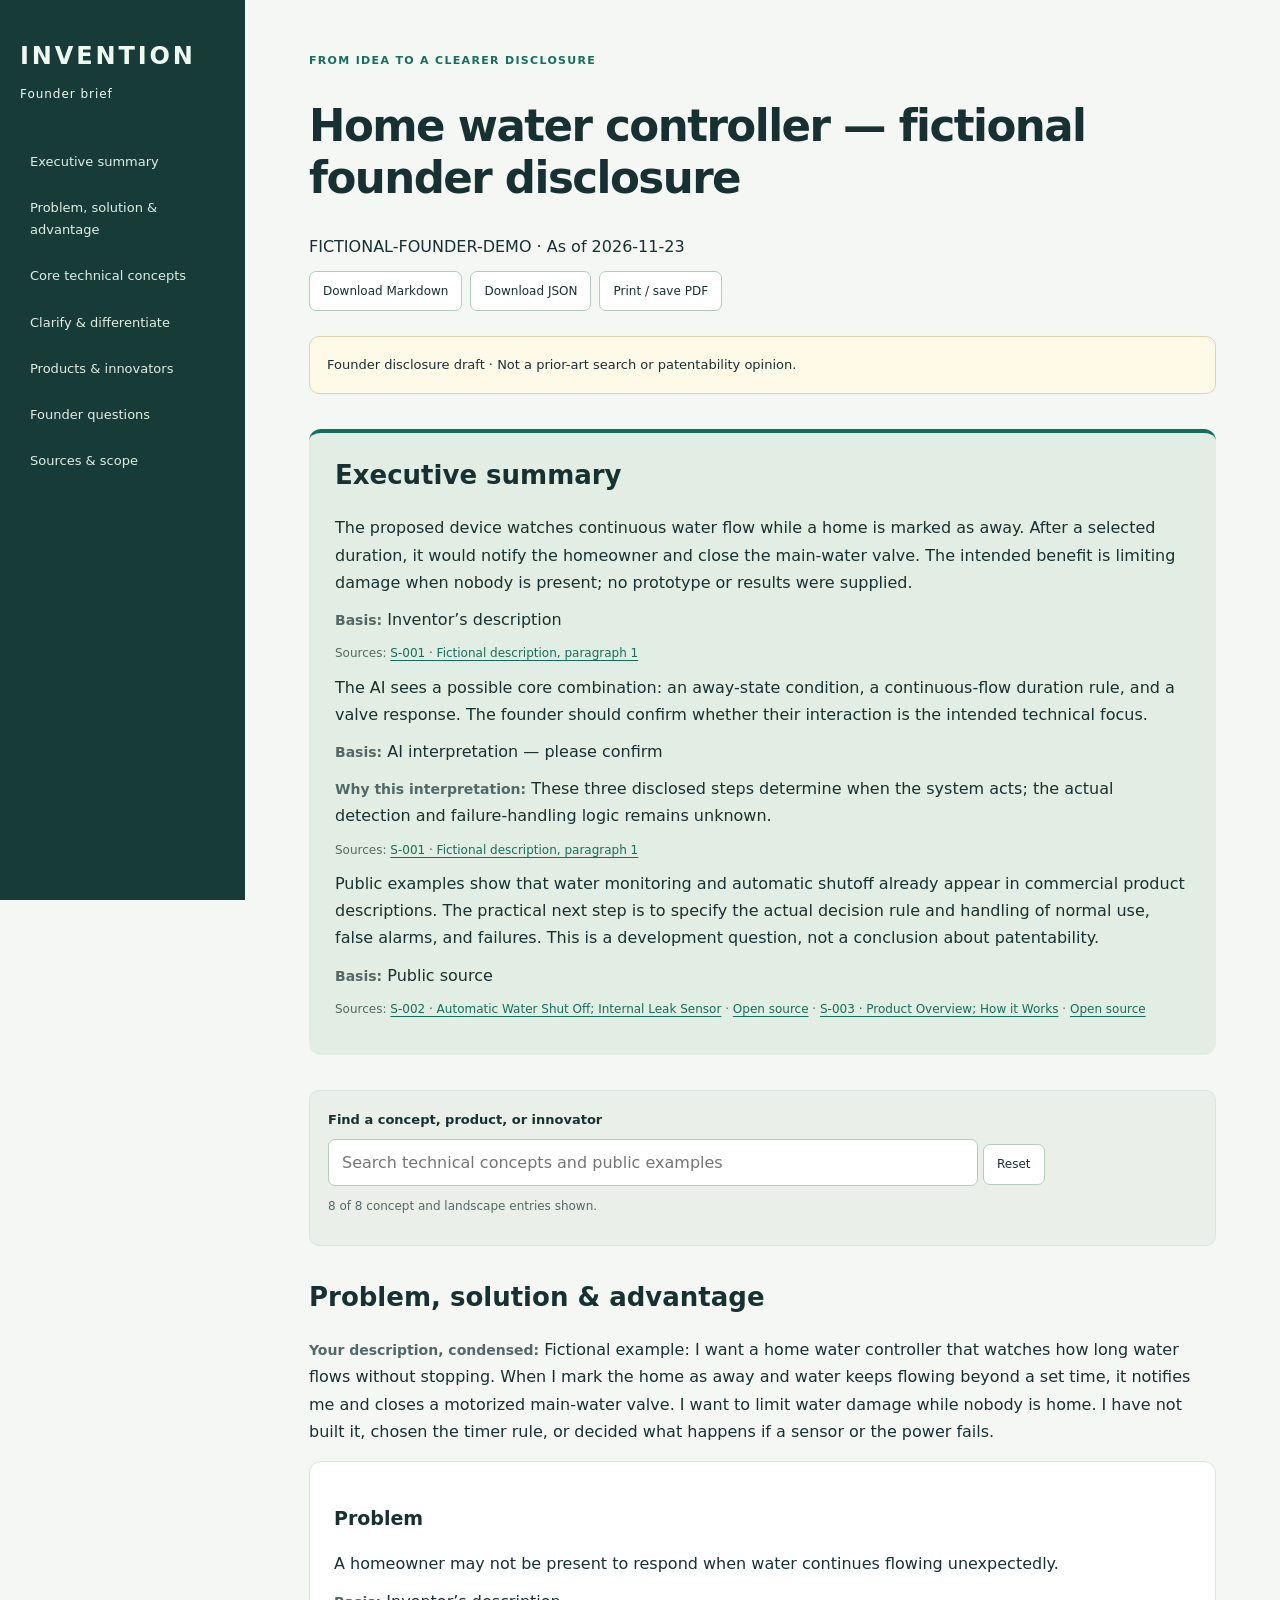
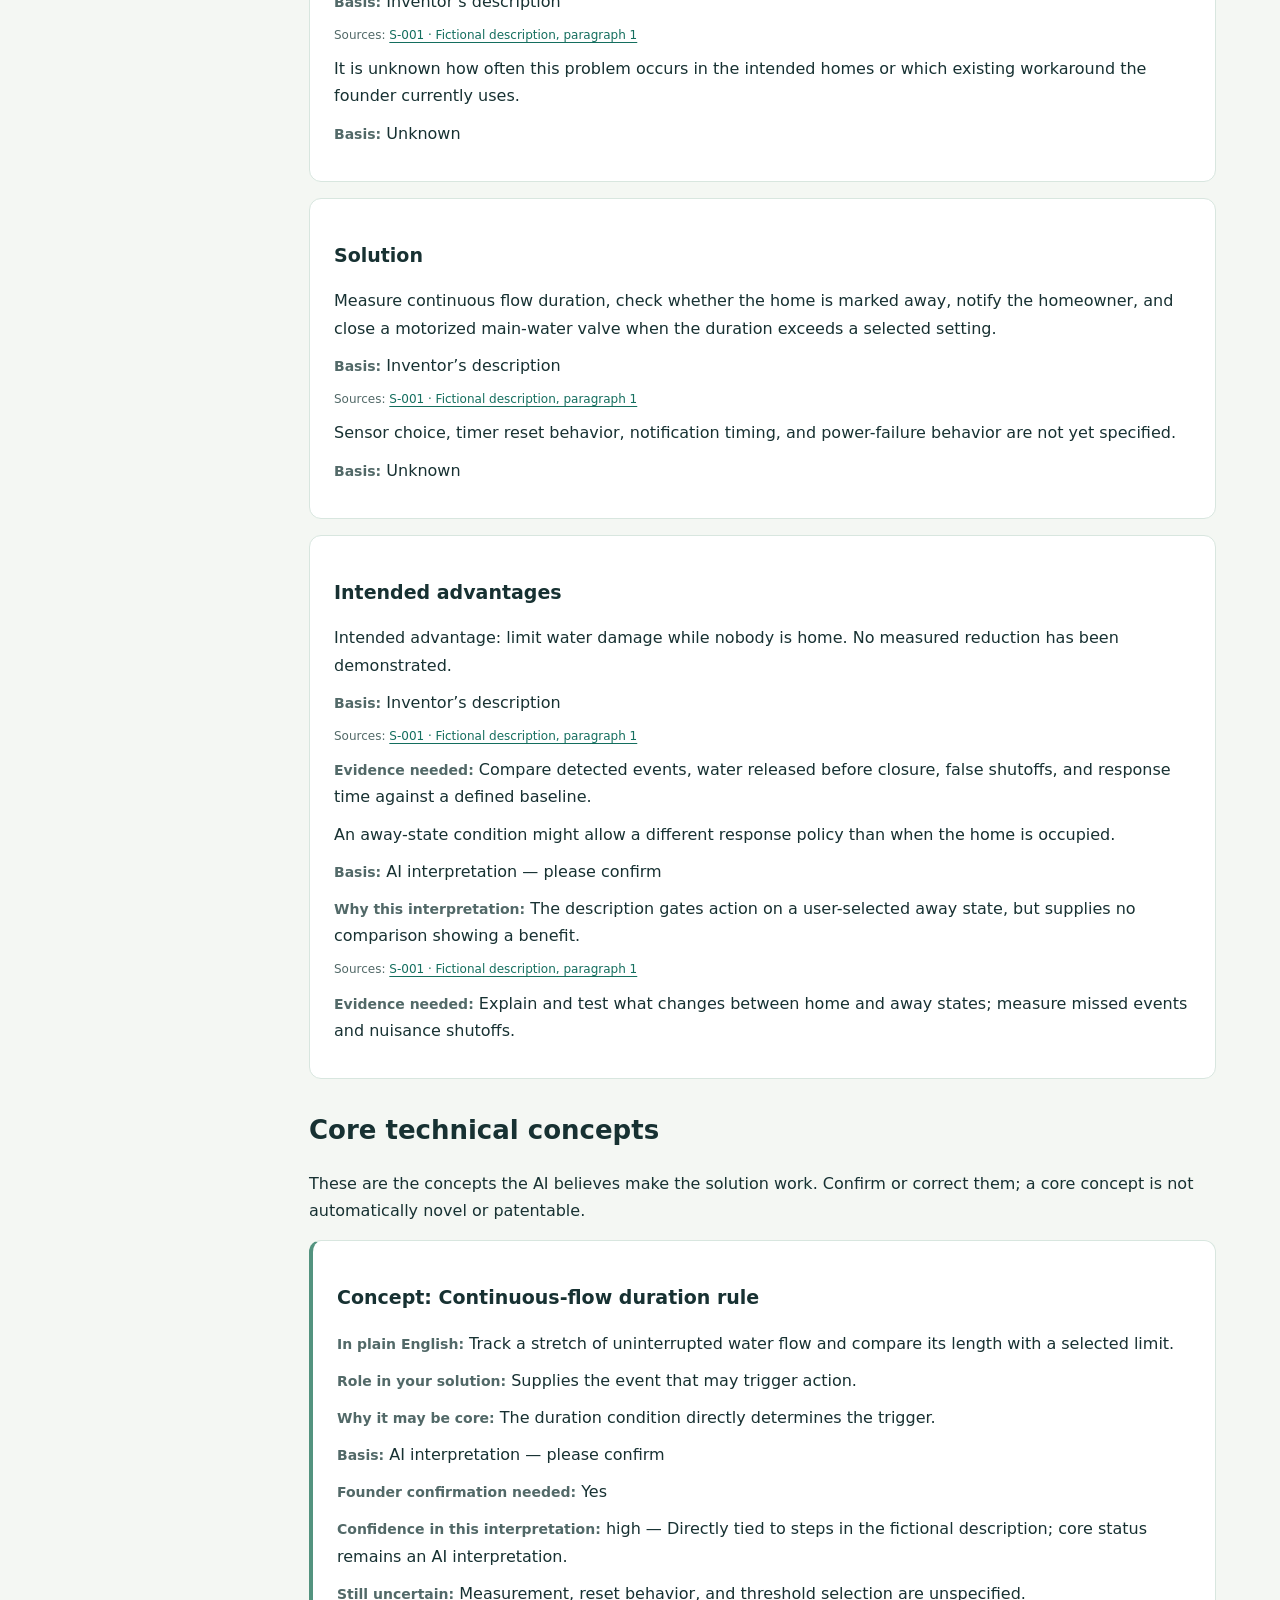
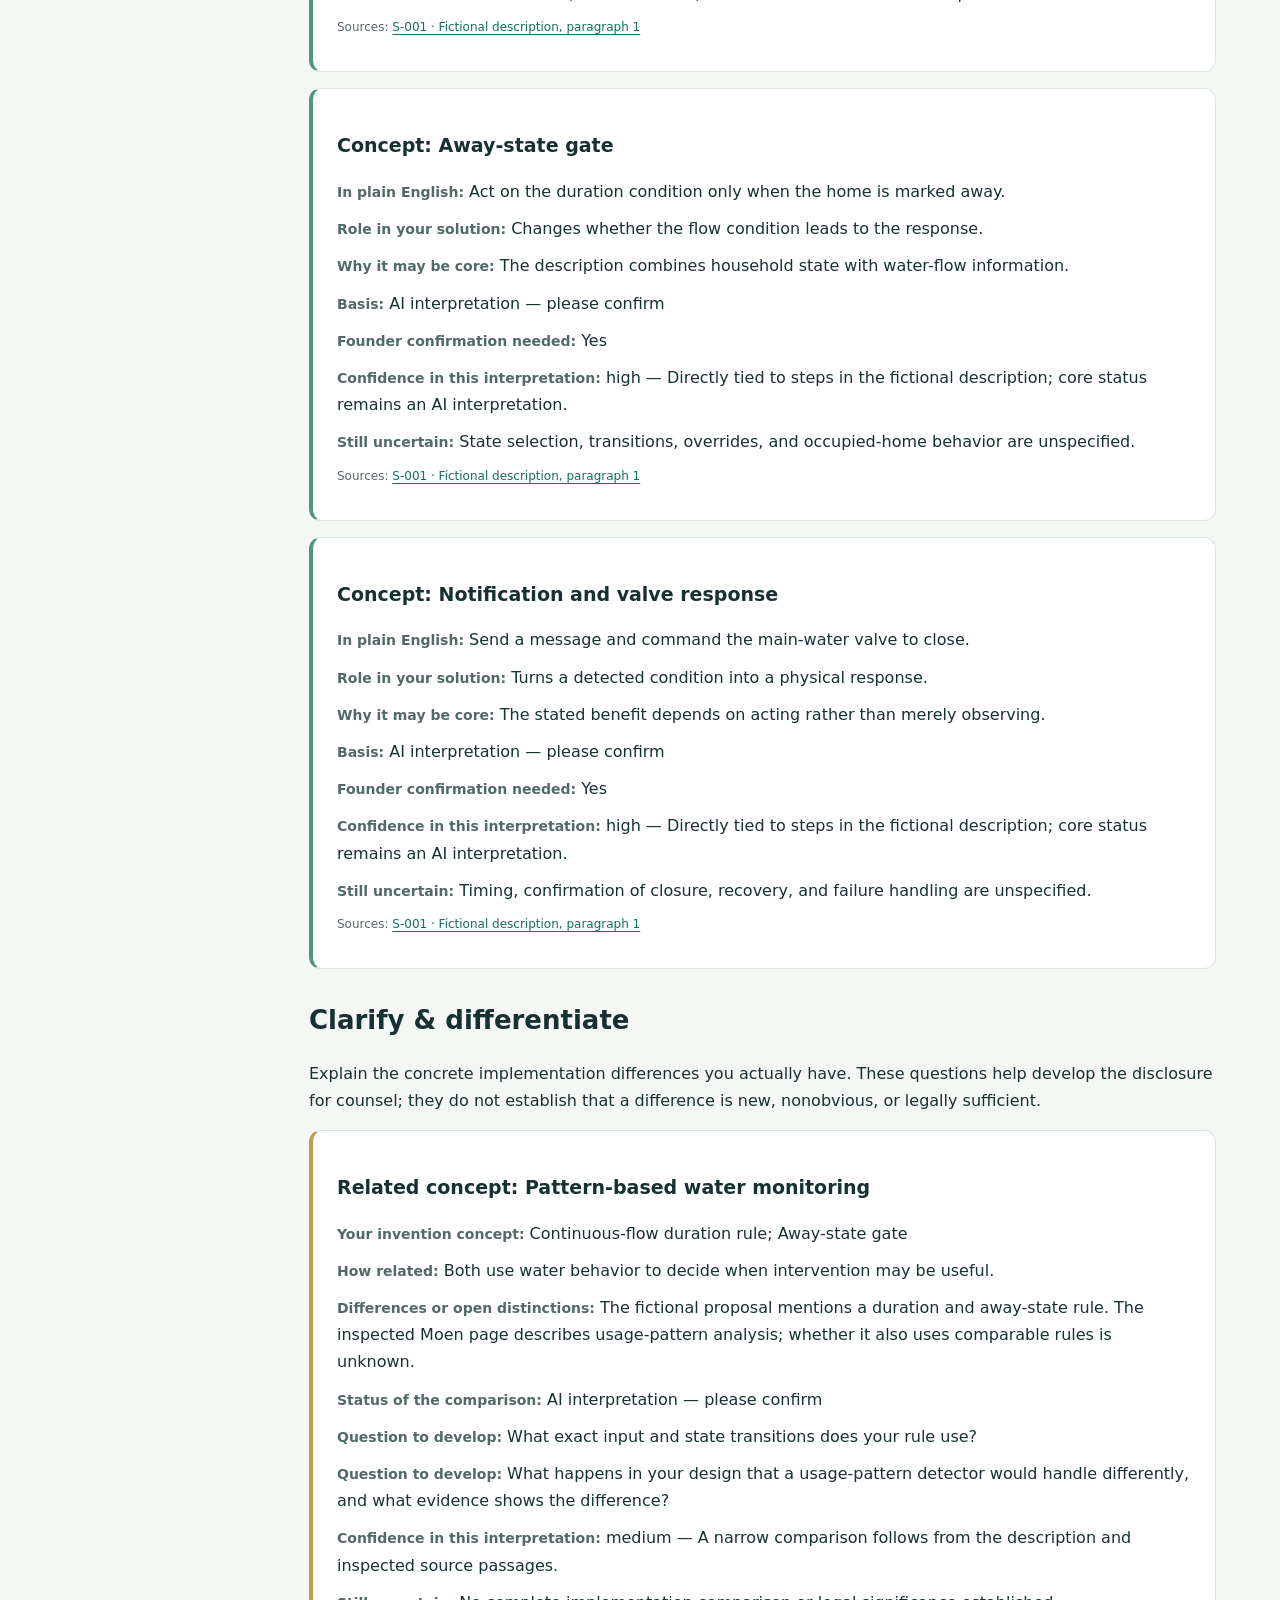
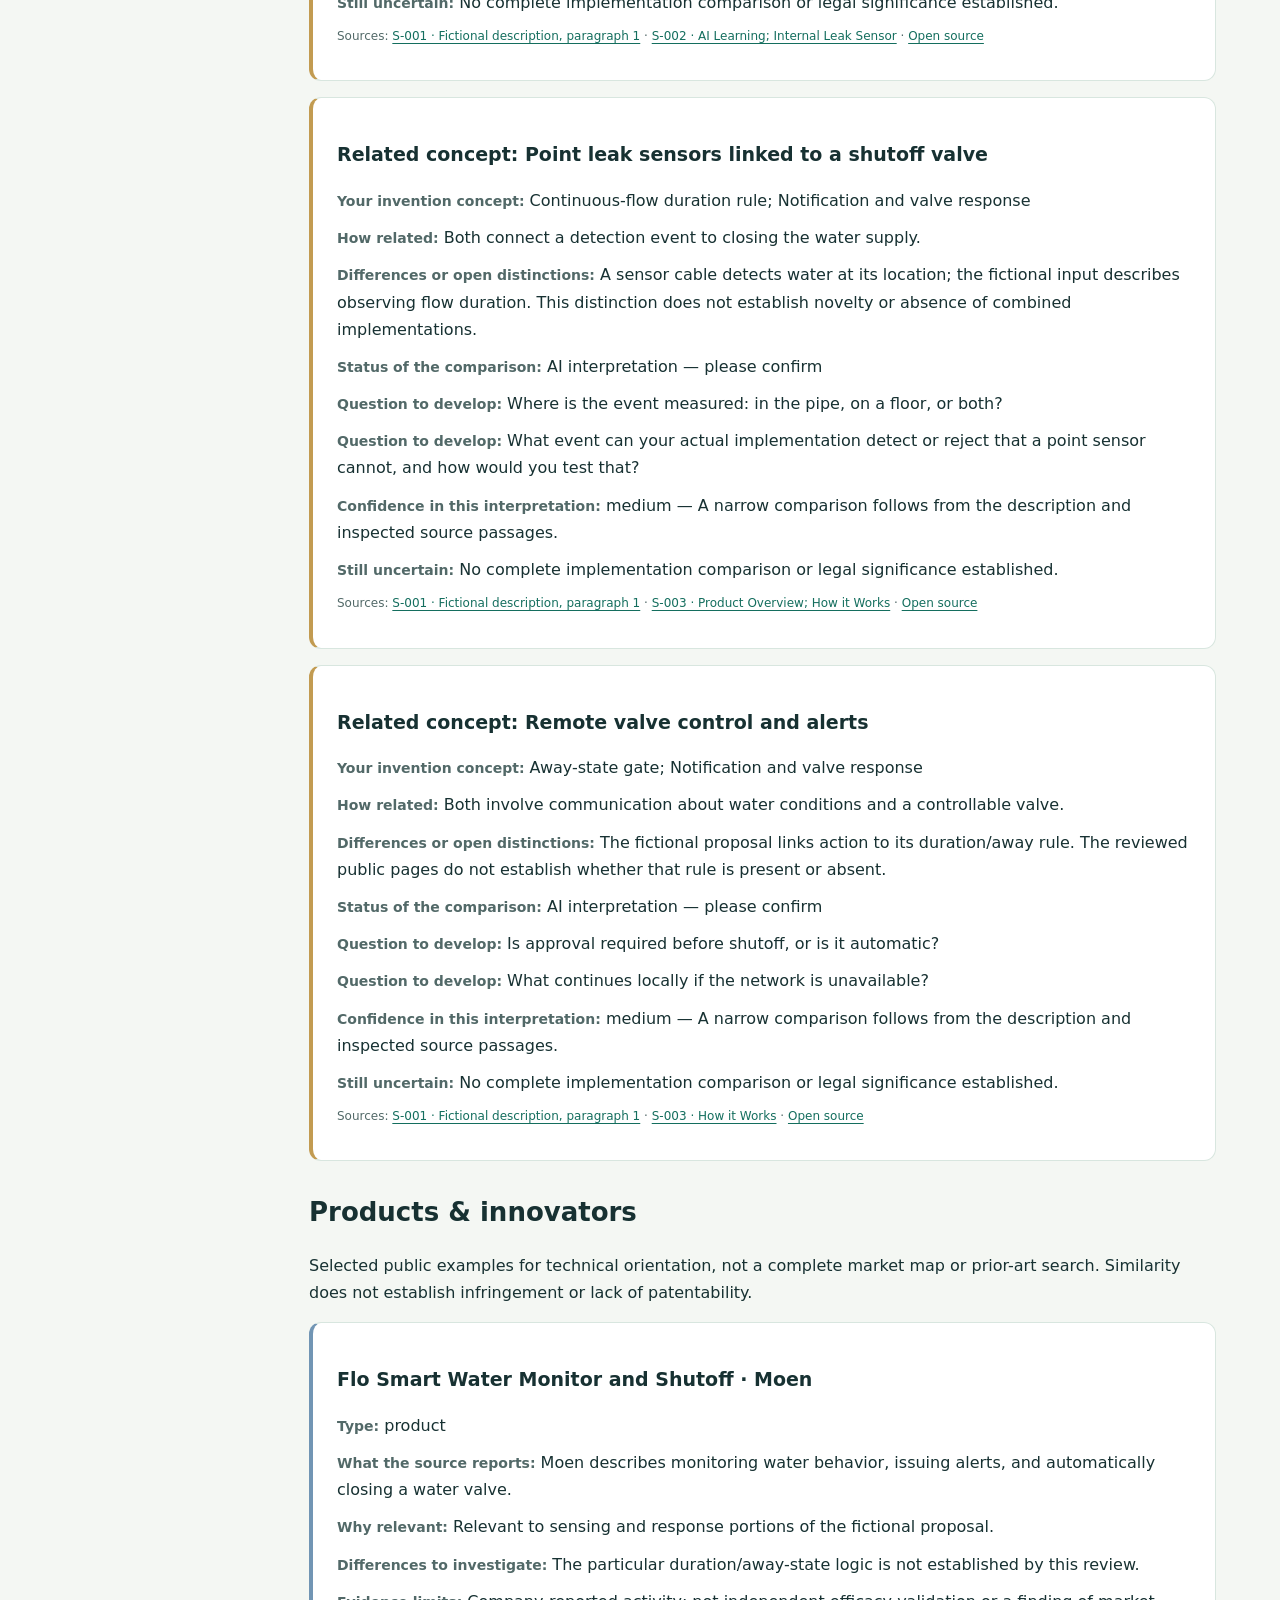
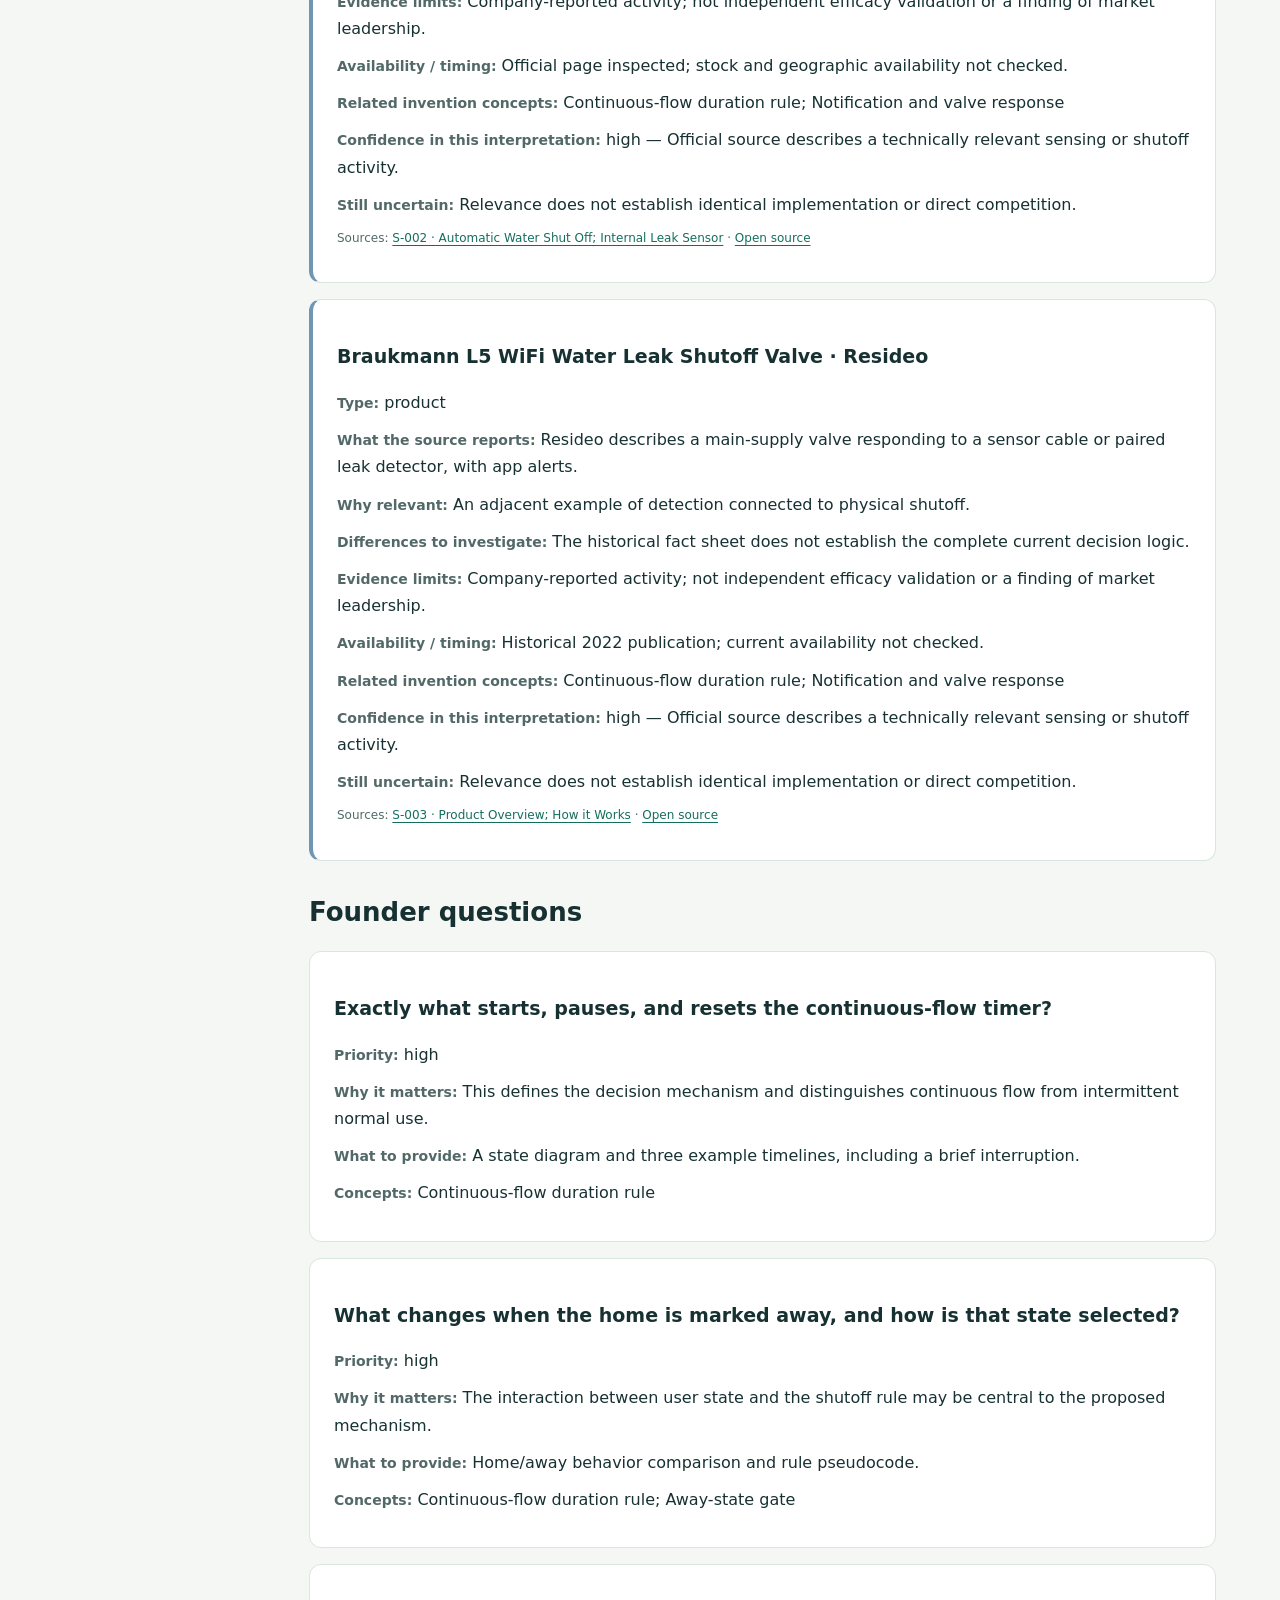
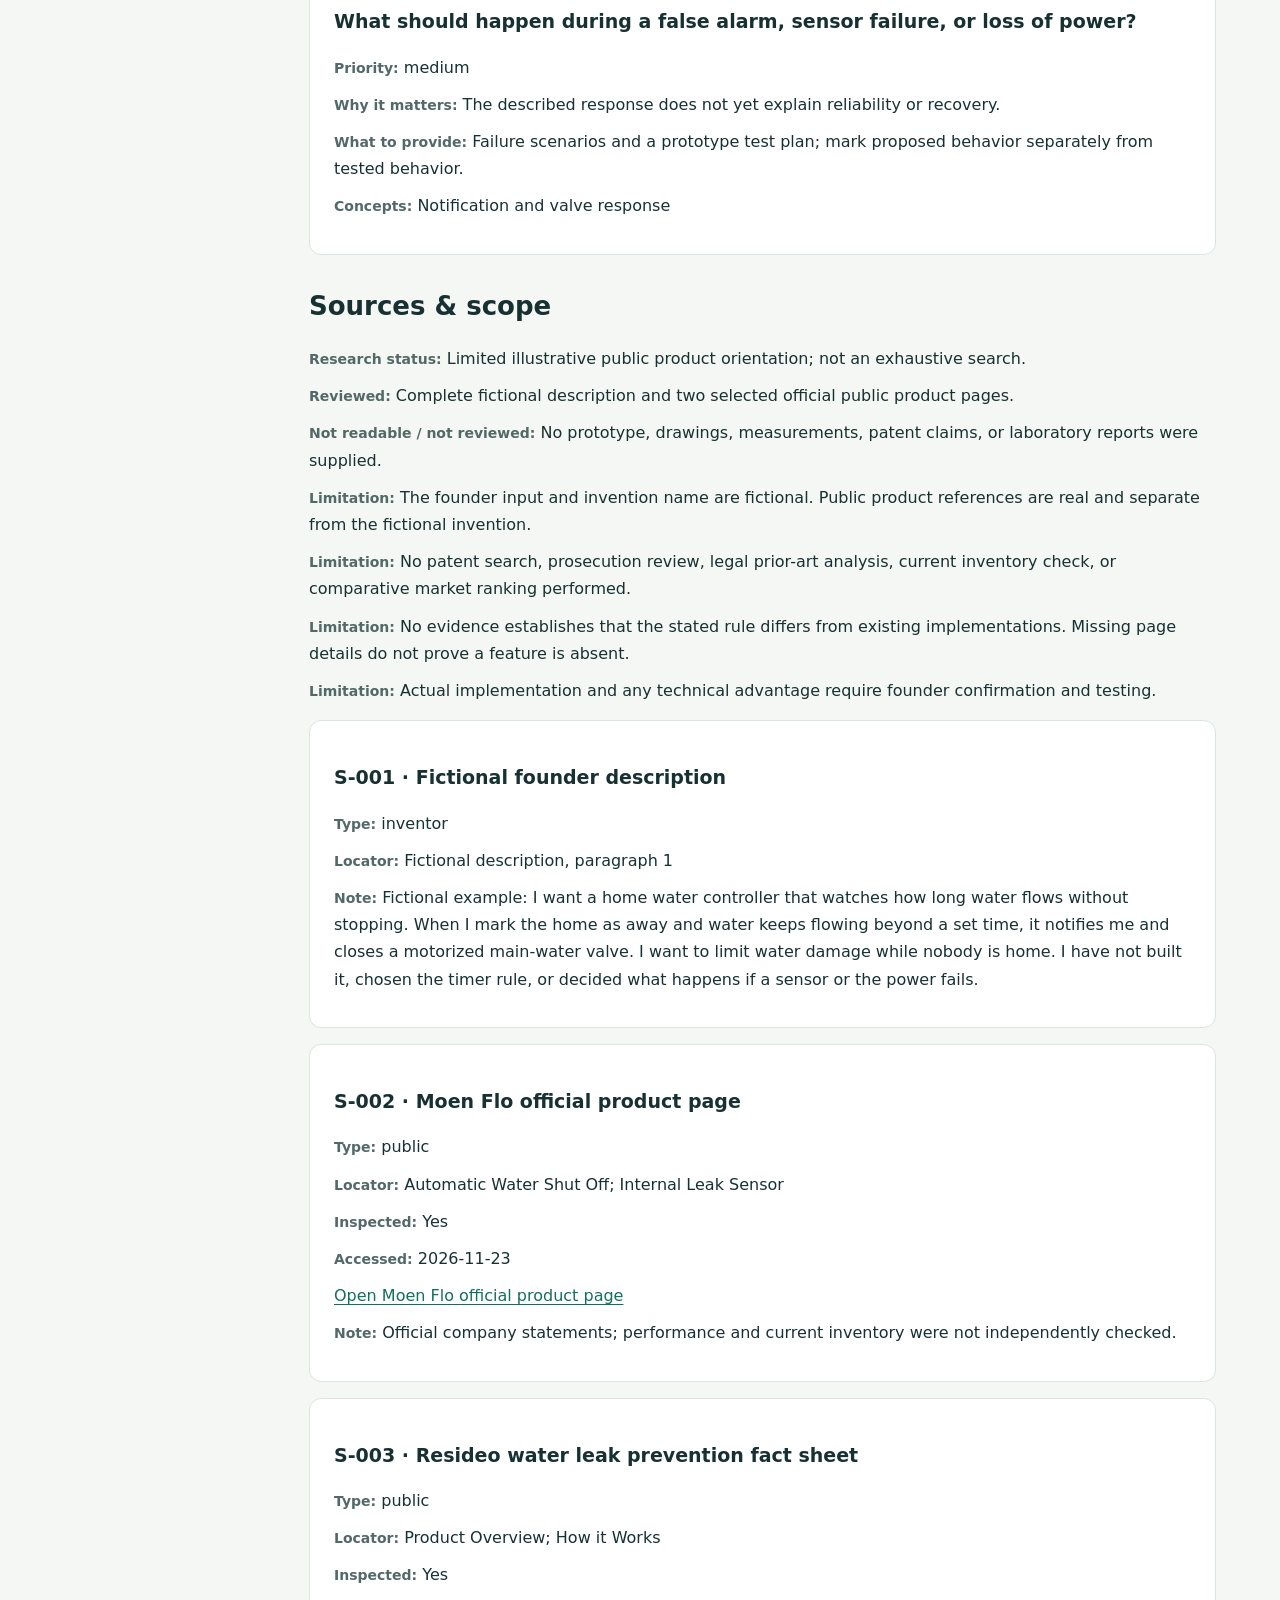
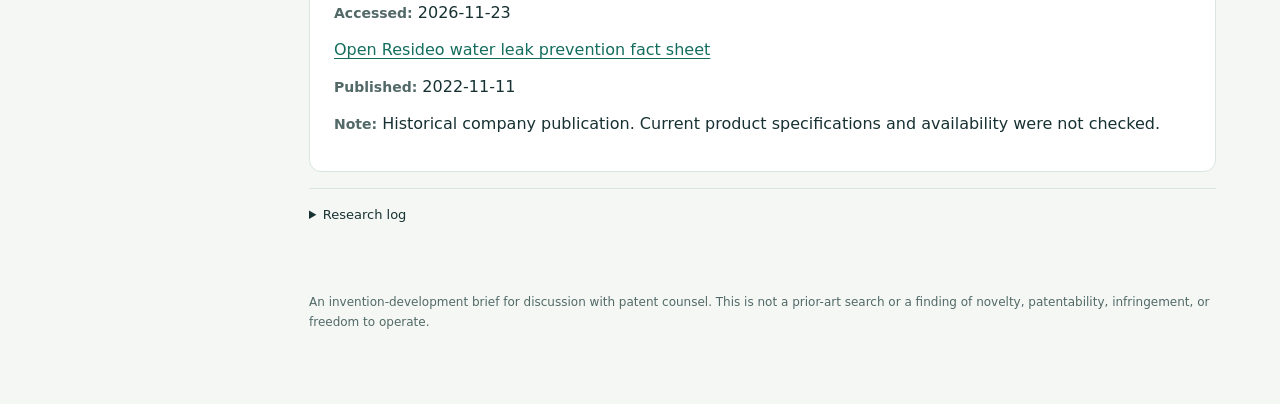
<file: examples/report/disclosure.html>
<!doctype html><html lang="en"><head><meta charset="utf-8"><meta name="viewport" content="width=device-width,initial-scale=1"><meta http-equiv="Content-Security-Policy" content="default-src &#x27;none&#x27;; style-src &#x27;unsafe-inline&#x27;; script-src &#x27;sha256-7r9osNpSGckzPnDjjcM96PO+57mPWvNpVEOS8a0iSSA=&#x27;; connect-src &#x27;none&#x27;; base-uri &#x27;none&#x27;; form-action &#x27;none&#x27;"><title>Home water controller — fictional founder disclosure</title><style>:root{--ink:#173132;--muted:#526968;--green:#146e5e;--line:#d8e6df}*{box-sizing:border-box}html{scroll-behavior:smooth;scroll-padding-top:24px}body{margin:0;background:#f4f7f3;color:var(--ink);font:16px/1.7 system-ui,sans-serif}aside{position:fixed;inset:0 auto 0 0;width:245px;padding:30px 20px;background:#173c37;color:#f0f9ef}.brand{font-size:24px;letter-spacing:.12em;font-weight:750;line-height:1.4}.brand small{font-size:12px;font-weight:400;letter-spacing:.08em}nav{display:grid;gap:8px;margin-top:36px}nav a{color:#e0eee2;padding:8px 10px;text-decoration:none;font-size:13px;border-radius:7px}nav a:hover{background:#2a5247}main{margin-left:245px;padding:42px 5vw;max-width:1500px}header{margin-bottom:25px}.eyebrow{text-transform:uppercase;letter-spacing:.12em;font-size:11px;color:var(--green);font-weight:700}h1{font-size:clamp(28px,3.4vw,45px);line-height:1.2;letter-spacing:-.035em;max-width:900px}h2{font-size:26px;line-height:1.3;margin-top:0}h3{font-size:19px;line-height:1.4}section{margin:35px 0}#summary{background:#e2eee3;padding:26px;border-top:4px solid var(--green);border-radius:12px}p{margin:10px 0}.card{background:white;border:1px solid var(--line);padding:24px;border-radius:12px;margin:16px 0;overflow-wrap:anywhere}#concepts .card{border-left:4px solid #53937f}#related .card{border-left:4px solid #c29b51}#landscape .card{border-left:4px solid #7195b4}.label{font-weight:650;color:var(--muted);font-size:14px}.citations{font-size:12px;color:var(--muted)}a{color:var(--green);text-underline-offset:3px}button,input{font:inherit;border:1px solid #b4cbbd;border-radius:7px;padding:9px 13px;background:white;color:var(--ink)}button{font-size:12px;cursor:pointer}.actions{display:flex;flex-wrap:wrap;gap:8px}.notice{font-size:13px;padding:17px;border:1px solid #dfd4b0;background:#fff9e7;border-radius:10px}.filter{margin:22px 0;padding:18px;border:1px solid var(--line);background:#eaf0e9;border-radius:10px}.filter label{display:block;font-size:13px;font-weight:600}.filter input{width:min(100%,650px);margin:8px 5px 0 0}#matches{font-size:12px;color:var(--muted)}details{font-size:13px;border-top:1px solid var(--line);padding-top:15px}summary{cursor:pointer}footer{font-size:12px;color:var(--muted);padding:30px 0}.skip{position:fixed;top:-60px;left:260px;background:white;padding:10px;z-index:9}.skip:focus{top:10px}a:focus-visible,button:focus-visible,input:focus-visible,summary:focus-visible{outline:3px solid #d0a238;outline-offset:3px}[hidden]{display:none!important}@media(max-width:760px){aside{position:static;width:auto;padding:18px}.brand{font-size:17px}nav{display:flex;overflow:auto;margin-top:12px}nav a{white-space:nowrap}main{margin:0;padding:24px 16px}.card{padding:18px}#summary{padding:20px}.skip{left:16px}}@media(prefers-reduced-motion:reduce){html{scroll-behavior:auto}}@media print{aside,.actions,.filter,.skip{display:none!important}main{margin:0;padding:0}body{background:white;font-size:10pt}.card{border-radius:0;padding:12px}#summary{background:white}h2,h3{break-after:avoid}.searchable[hidden]{display:block!important}details>*{display:block!important}a{color:inherit}}
</style></head><body><a class="skip" href="#main">Skip to report</a><aside><p class="brand">INVENTION<br><small>Founder brief</small></p><nav aria-label="Report sections"><a href="#summary">Executive summary</a><a href="#disclosure">Problem, solution & advantage</a><a href="#concepts">Core technical concepts</a><a href="#related">Clarify & differentiate</a><a href="#landscape">Products & innovators</a><a href="#questions">Founder questions</a><a href="#sources">Sources & scope</a></nav></aside><main id="main"><header><p class="eyebrow">From idea to a clearer disclosure</p><h1>Home water controller — fictional founder disclosure</h1><p>FICTIONAL-FOUNDER-DEMO · As of 2026-11-23</p><div class="actions" hidden><button id="download-md">Download Markdown</button><button id="download-json">Download JSON</button><button id="print">Print / save PDF</button></div></header><p class="notice">Founder disclosure draft · Not a prior-art search or patentability opinion.</p><noscript><p>All content is readable below. Downloads, search, and print controls require JavaScript; companion Markdown and JSON files are included separately.</p></noscript><section id="summary"><h2>Executive summary</h2><p>The proposed device watches continuous water flow while a home is marked as away. After a selected duration, it would notify the homeowner and close the main-water valve. The intended benefit is limiting damage when nobody is present; no prototype or results were supplied.</p><p><span class="label">Basis:</span> Inventor’s description</p><p class="citations">Sources: <a href="#item-11" title="Fictional founder description">S-001 · Fictional description, paragraph 1</a></p><p>The AI sees a possible core combination: an away-state condition, a continuous-flow duration rule, and a valve response. The founder should confirm whether their interaction is the intended technical focus.</p><p><span class="label">Basis:</span> AI interpretation — please confirm</p><p><span class="label">Why this interpretation:</span> These three disclosed steps determine when the system acts; the actual detection and failure-handling logic remains unknown.</p><p class="citations">Sources: <a href="#item-11" title="Fictional founder description">S-001 · Fictional description, paragraph 1</a></p><p>Public examples show that water monitoring and automatic shutoff already appear in commercial product descriptions. The practical next step is to specify the actual decision rule and handling of normal use, false alarms, and failures. This is a development question, not a conclusion about patentability.</p><p><span class="label">Basis:</span> Public source</p><p class="citations">Sources: <a href="#item-12" title="Moen Flo official product page">S-002 · Automatic Water Shut Off; Internal Leak Sensor</a> · <a href="https://flo.moen.com/pages/flo-smart-water-monitor" target="_blank" rel="noopener noreferrer">Open source</a> · <a href="#item-13" title="Resideo water leak prevention fact sheet">S-003 · Product Overview; How it Works</a> · <a href="https://www.resideo.com/us/en/corporate/newsroom/fact-sheets/factsheet-water/" target="_blank" rel="noopener noreferrer">Open source</a></p></section><div class="filter" hidden><label for="search">Find a concept, product, or innovator</label><input id="search" type="search" placeholder="Search technical concepts and public examples"><button id="reset">Reset</button><p id="matches" aria-live="polite"></p></div><section id="disclosure"><h2>Problem, solution &amp; advantage</h2><p><span class="label">Your description, condensed:</span> Fictional example: I want a home water controller that watches how long water flows without stopping. When I mark the home as away and water keeps flowing beyond a set time, it notifies me and closes a motorized main-water valve. I want to limit water damage while nobody is home. I have not built it, chosen the timer rule, or decided what happens if a sensor or the power fails.</p><div class="card"><h3>Problem</h3><p>A homeowner may not be present to respond when water continues flowing unexpectedly.</p><p><span class="label">Basis:</span> Inventor’s description</p><p class="citations">Sources: <a href="#item-11" title="Fictional founder description">S-001 · Fictional description, paragraph 1</a></p><p>It is unknown how often this problem occurs in the intended homes or which existing workaround the founder currently uses.</p><p><span class="label">Basis:</span> Unknown</p></div><div class="card"><h3>Solution</h3><p>Measure continuous flow duration, check whether the home is marked away, notify the homeowner, and close a motorized main-water valve when the duration exceeds a selected setting.</p><p><span class="label">Basis:</span> Inventor’s description</p><p class="citations">Sources: <a href="#item-11" title="Fictional founder description">S-001 · Fictional description, paragraph 1</a></p><p>Sensor choice, timer reset behavior, notification timing, and power-failure behavior are not yet specified.</p><p><span class="label">Basis:</span> Unknown</p></div><div class="card"><h3>Intended advantages</h3><p>Intended advantage: limit water damage while nobody is home. No measured reduction has been demonstrated.</p><p><span class="label">Basis:</span> Inventor’s description</p><p class="citations">Sources: <a href="#item-11" title="Fictional founder description">S-001 · Fictional description, paragraph 1</a></p><p><span class="label">Evidence needed:</span> Compare detected events, water released before closure, false shutoffs, and response time against a defined baseline.</p><p>An away-state condition might allow a different response policy than when the home is occupied.</p><p><span class="label">Basis:</span> AI interpretation — please confirm</p><p><span class="label">Why this interpretation:</span> The description gates action on a user-selected away state, but supplies no comparison showing a benefit.</p><p class="citations">Sources: <a href="#item-11" title="Fictional founder description">S-001 · Fictional description, paragraph 1</a></p><p><span class="label">Evidence needed:</span> Explain and test what changes between home and away states; measure missed events and nuisance shutoffs.</p></div></section><section id="concepts"><h2>Core technical concepts</h2><p>These are the concepts the AI believes make the solution work. Confirm or correct them; a core concept is not automatically novel or patentable.</p><article class="card searchable" id="item-0" data-search="{&quot;id&quot;: &quot;c-001&quot;, &quot;name&quot;: &quot;continuous-flow duration rule&quot;, &quot;plain_english&quot;: &quot;track a stretch of uninterrupted water flow and compare its length with a selected limit.&quot;, &quot;role_in_solution&quot;: &quot;supplies the event that may trigger action.&quot;, &quot;why_core&quot;: &quot;the duration condition directly determines the trigger.&quot;, &quot;basis&quot;: &quot;ai_inferred&quot;, &quot;evidence&quot;: [{&quot;source_id&quot;: &quot;s-001&quot;, &quot;locator&quot;: &quot;fictional description, paragraph 1&quot;}], &quot;assessment&quot;: {&quot;level&quot;: &quot;high&quot;, &quot;reason&quot;: &quot;directly tied to steps in the fictional description; core status remains an ai interpretation.&quot;, &quot;missing_or_uncertain&quot;: &quot;measurement, reset behavior, and threshold selection are unspecified.&quot;}, &quot;founder_confirmation_needed&quot;: true}"><h3>Concept: Continuous-flow duration rule</h3><p><span class="label">In plain English:</span> Track a stretch of uninterrupted water flow and compare its length with a selected limit.</p><p><span class="label">Role in your solution:</span> Supplies the event that may trigger action.</p><p><span class="label">Why it may be core:</span> The duration condition directly determines the trigger.</p><p><span class="label">Basis:</span> AI interpretation — please confirm</p><p><span class="label">Founder confirmation needed:</span> Yes</p><p><span class="label">Confidence in this interpretation:</span> high — Directly tied to steps in the fictional description; core status remains an AI interpretation.</p><p><span class="label">Still uncertain:</span> Measurement, reset behavior, and threshold selection are unspecified.</p><p class="citations">Sources: <a href="#item-11" title="Fictional founder description">S-001 · Fictional description, paragraph 1</a></p></article><article class="card searchable" id="item-1" data-search="{&quot;id&quot;: &quot;c-002&quot;, &quot;name&quot;: &quot;away-state gate&quot;, &quot;plain_english&quot;: &quot;act on the duration condition only when the home is marked away.&quot;, &quot;role_in_solution&quot;: &quot;changes whether the flow condition leads to the response.&quot;, &quot;why_core&quot;: &quot;the description combines household state with water-flow information.&quot;, &quot;basis&quot;: &quot;ai_inferred&quot;, &quot;evidence&quot;: [{&quot;source_id&quot;: &quot;s-001&quot;, &quot;locator&quot;: &quot;fictional description, paragraph 1&quot;}], &quot;assessment&quot;: {&quot;level&quot;: &quot;high&quot;, &quot;reason&quot;: &quot;directly tied to steps in the fictional description; core status remains an ai interpretation.&quot;, &quot;missing_or_uncertain&quot;: &quot;state selection, transitions, overrides, and occupied-home behavior are unspecified.&quot;}, &quot;founder_confirmation_needed&quot;: true}"><h3>Concept: Away-state gate</h3><p><span class="label">In plain English:</span> Act on the duration condition only when the home is marked away.</p><p><span class="label">Role in your solution:</span> Changes whether the flow condition leads to the response.</p><p><span class="label">Why it may be core:</span> The description combines household state with water-flow information.</p><p><span class="label">Basis:</span> AI interpretation — please confirm</p><p><span class="label">Founder confirmation needed:</span> Yes</p><p><span class="label">Confidence in this interpretation:</span> high — Directly tied to steps in the fictional description; core status remains an AI interpretation.</p><p><span class="label">Still uncertain:</span> State selection, transitions, overrides, and occupied-home behavior are unspecified.</p><p class="citations">Sources: <a href="#item-11" title="Fictional founder description">S-001 · Fictional description, paragraph 1</a></p></article><article class="card searchable" id="item-2" data-search="{&quot;id&quot;: &quot;c-003&quot;, &quot;name&quot;: &quot;notification and valve response&quot;, &quot;plain_english&quot;: &quot;send a message and command the main-water valve to close.&quot;, &quot;role_in_solution&quot;: &quot;turns a detected condition into a physical response.&quot;, &quot;why_core&quot;: &quot;the stated benefit depends on acting rather than merely observing.&quot;, &quot;basis&quot;: &quot;ai_inferred&quot;, &quot;evidence&quot;: [{&quot;source_id&quot;: &quot;s-001&quot;, &quot;locator&quot;: &quot;fictional description, paragraph 1&quot;}], &quot;assessment&quot;: {&quot;level&quot;: &quot;high&quot;, &quot;reason&quot;: &quot;directly tied to steps in the fictional description; core status remains an ai interpretation.&quot;, &quot;missing_or_uncertain&quot;: &quot;timing, confirmation of closure, recovery, and failure handling are unspecified.&quot;}, &quot;founder_confirmation_needed&quot;: true}"><h3>Concept: Notification and valve response</h3><p><span class="label">In plain English:</span> Send a message and command the main-water valve to close.</p><p><span class="label">Role in your solution:</span> Turns a detected condition into a physical response.</p><p><span class="label">Why it may be core:</span> The stated benefit depends on acting rather than merely observing.</p><p><span class="label">Basis:</span> AI interpretation — please confirm</p><p><span class="label">Founder confirmation needed:</span> Yes</p><p><span class="label">Confidence in this interpretation:</span> high — Directly tied to steps in the fictional description; core status remains an AI interpretation.</p><p><span class="label">Still uncertain:</span> Timing, confirmation of closure, recovery, and failure handling are unspecified.</p><p class="citations">Sources: <a href="#item-11" title="Fictional founder description">S-001 · Fictional description, paragraph 1</a></p></article></section><section id="related"><h2>Clarify &amp; differentiate</h2><p>Explain the concrete implementation differences you actually have. These questions help develop the disclosure for counsel; they do not establish that a difference is new, nonobvious, or legally sufficient.</p><article class="card searchable" id="item-3" data-search="{&quot;id&quot;: &quot;r-001&quot;, &quot;name&quot;: &quot;pattern-based water monitoring&quot;, &quot;concept_ids&quot;: [&quot;c-001&quot;, &quot;c-002&quot;], &quot;shared_idea&quot;: &quot;both use water behavior to decide when intervention may be useful.&quot;, &quot;important_differences&quot;: &quot;the fictional proposal mentions a duration and away-state rule. the inspected moen page describes usage-pattern analysis; whether it also uses comparable rules is unknown.&quot;, &quot;difference_status&quot;: &quot;ai_inferred&quot;, &quot;differentiation_questions&quot;: [&quot;what exact input and state transitions does your rule use?&quot;, &quot;what happens in your design that a usage-pattern detector would handle differently, and what evidence shows the difference?&quot;], &quot;evidence&quot;: [{&quot;source_id&quot;: &quot;s-001&quot;, &quot;locator&quot;: &quot;fictional description, paragraph 1&quot;}, {&quot;source_id&quot;: &quot;s-002&quot;, &quot;locator&quot;: &quot;ai learning; internal leak sensor&quot;}], &quot;assessment&quot;: {&quot;level&quot;: &quot;medium&quot;, &quot;reason&quot;: &quot;a narrow comparison follows from the description and inspected source passages.&quot;, &quot;missing_or_uncertain&quot;: &quot;no complete implementation comparison or legal significance established.&quot;}}"><h3>Related concept: Pattern-based water monitoring</h3><p><span class="label">Your invention concept:</span> Continuous-flow duration rule; Away-state gate</p><p><span class="label">How related:</span> Both use water behavior to decide when intervention may be useful.</p><p><span class="label">Differences or open distinctions:</span> The fictional proposal mentions a duration and away-state rule. The inspected Moen page describes usage-pattern analysis; whether it also uses comparable rules is unknown.</p><p><span class="label">Status of the comparison:</span> AI interpretation — please confirm</p><p><span class="label">Question to develop:</span> What exact input and state transitions does your rule use?</p><p><span class="label">Question to develop:</span> What happens in your design that a usage-pattern detector would handle differently, and what evidence shows the difference?</p><p><span class="label">Confidence in this interpretation:</span> medium — A narrow comparison follows from the description and inspected source passages.</p><p><span class="label">Still uncertain:</span> No complete implementation comparison or legal significance established.</p><p class="citations">Sources: <a href="#item-11" title="Fictional founder description">S-001 · Fictional description, paragraph 1</a> · <a href="#item-12" title="Moen Flo official product page">S-002 · AI Learning; Internal Leak Sensor</a> · <a href="https://flo.moen.com/pages/flo-smart-water-monitor" target="_blank" rel="noopener noreferrer">Open source</a></p></article><article class="card searchable" id="item-4" data-search="{&quot;id&quot;: &quot;r-002&quot;, &quot;name&quot;: &quot;point leak sensors linked to a shutoff valve&quot;, &quot;concept_ids&quot;: [&quot;c-001&quot;, &quot;c-003&quot;], &quot;shared_idea&quot;: &quot;both connect a detection event to closing the water supply.&quot;, &quot;important_differences&quot;: &quot;a sensor cable detects water at its location; the fictional input describes observing flow duration. this distinction does not establish novelty or absence of combined implementations.&quot;, &quot;difference_status&quot;: &quot;ai_inferred&quot;, &quot;differentiation_questions&quot;: [&quot;where is the event measured: in the pipe, on a floor, or both?&quot;, &quot;what event can your actual implementation detect or reject that a point sensor cannot, and how would you test that?&quot;], &quot;evidence&quot;: [{&quot;source_id&quot;: &quot;s-001&quot;, &quot;locator&quot;: &quot;fictional description, paragraph 1&quot;}, {&quot;source_id&quot;: &quot;s-003&quot;, &quot;locator&quot;: &quot;product overview; how it works&quot;}], &quot;assessment&quot;: {&quot;level&quot;: &quot;medium&quot;, &quot;reason&quot;: &quot;a narrow comparison follows from the description and inspected source passages.&quot;, &quot;missing_or_uncertain&quot;: &quot;no complete implementation comparison or legal significance established.&quot;}}"><h3>Related concept: Point leak sensors linked to a shutoff valve</h3><p><span class="label">Your invention concept:</span> Continuous-flow duration rule; Notification and valve response</p><p><span class="label">How related:</span> Both connect a detection event to closing the water supply.</p><p><span class="label">Differences or open distinctions:</span> A sensor cable detects water at its location; the fictional input describes observing flow duration. This distinction does not establish novelty or absence of combined implementations.</p><p><span class="label">Status of the comparison:</span> AI interpretation — please confirm</p><p><span class="label">Question to develop:</span> Where is the event measured: in the pipe, on a floor, or both?</p><p><span class="label">Question to develop:</span> What event can your actual implementation detect or reject that a point sensor cannot, and how would you test that?</p><p><span class="label">Confidence in this interpretation:</span> medium — A narrow comparison follows from the description and inspected source passages.</p><p><span class="label">Still uncertain:</span> No complete implementation comparison or legal significance established.</p><p class="citations">Sources: <a href="#item-11" title="Fictional founder description">S-001 · Fictional description, paragraph 1</a> · <a href="#item-13" title="Resideo water leak prevention fact sheet">S-003 · Product Overview; How it Works</a> · <a href="https://www.resideo.com/us/en/corporate/newsroom/fact-sheets/factsheet-water/" target="_blank" rel="noopener noreferrer">Open source</a></p></article><article class="card searchable" id="item-5" data-search="{&quot;id&quot;: &quot;r-003&quot;, &quot;name&quot;: &quot;remote valve control and alerts&quot;, &quot;concept_ids&quot;: [&quot;c-002&quot;, &quot;c-003&quot;], &quot;shared_idea&quot;: &quot;both involve communication about water conditions and a controllable valve.&quot;, &quot;important_differences&quot;: &quot;the fictional proposal links action to its duration/away rule. the reviewed public pages do not establish whether that rule is present or absent.&quot;, &quot;difference_status&quot;: &quot;ai_inferred&quot;, &quot;differentiation_questions&quot;: [&quot;is approval required before shutoff, or is it automatic?&quot;, &quot;what continues locally if the network is unavailable?&quot;], &quot;evidence&quot;: [{&quot;source_id&quot;: &quot;s-001&quot;, &quot;locator&quot;: &quot;fictional description, paragraph 1&quot;}, {&quot;source_id&quot;: &quot;s-003&quot;, &quot;locator&quot;: &quot;how it works&quot;}], &quot;assessment&quot;: {&quot;level&quot;: &quot;medium&quot;, &quot;reason&quot;: &quot;a narrow comparison follows from the description and inspected source passages.&quot;, &quot;missing_or_uncertain&quot;: &quot;no complete implementation comparison or legal significance established.&quot;}}"><h3>Related concept: Remote valve control and alerts</h3><p><span class="label">Your invention concept:</span> Away-state gate; Notification and valve response</p><p><span class="label">How related:</span> Both involve communication about water conditions and a controllable valve.</p><p><span class="label">Differences or open distinctions:</span> The fictional proposal links action to its duration/away rule. The reviewed public pages do not establish whether that rule is present or absent.</p><p><span class="label">Status of the comparison:</span> AI interpretation — please confirm</p><p><span class="label">Question to develop:</span> Is approval required before shutoff, or is it automatic?</p><p><span class="label">Question to develop:</span> What continues locally if the network is unavailable?</p><p><span class="label">Confidence in this interpretation:</span> medium — A narrow comparison follows from the description and inspected source passages.</p><p><span class="label">Still uncertain:</span> No complete implementation comparison or legal significance established.</p><p class="citations">Sources: <a href="#item-11" title="Fictional founder description">S-001 · Fictional description, paragraph 1</a> · <a href="#item-13" title="Resideo water leak prevention fact sheet">S-003 · How it Works</a> · <a href="https://www.resideo.com/us/en/corporate/newsroom/fact-sheets/factsheet-water/" target="_blank" rel="noopener noreferrer">Open source</a></p></article></section><section id="landscape"><h2>Products &amp; innovators</h2><p>Selected public examples for technical orientation, not a complete market map or prior-art search. Similarity does not establish infringement or lack of patentability.</p><article class="card searchable" id="item-6" data-search="{&quot;id&quot;: &quot;l-001&quot;, &quot;name&quot;: &quot;flo smart water monitor and shutoff&quot;, &quot;entity_type&quot;: &quot;product&quot;, &quot;organization&quot;: &quot;moen&quot;, &quot;concept_ids&quot;: [&quot;c-001&quot;, &quot;c-003&quot;], &quot;what_they_do&quot;: &quot;moen describes monitoring water behavior, issuing alerts, and automatically closing a water valve.&quot;, &quot;connection&quot;: &quot;relevant to sensing and response portions of the fictional proposal.&quot;, &quot;differences_or_unknowns&quot;: &quot;the particular duration/away-state logic is not established by this review.&quot;, &quot;source_claims_note&quot;: &quot;company-reported activity; not independent efficacy validation or a finding of market leadership.&quot;, &quot;availability_status&quot;: &quot;official page inspected; stock and geographic availability not checked.&quot;, &quot;evidence&quot;: [{&quot;source_id&quot;: &quot;s-002&quot;, &quot;locator&quot;: &quot;automatic water shut off; internal leak sensor&quot;}], &quot;assessment&quot;: {&quot;level&quot;: &quot;high&quot;, &quot;reason&quot;: &quot;official source describes a technically relevant sensing or shutoff activity.&quot;, &quot;missing_or_uncertain&quot;: &quot;relevance does not establish identical implementation or direct competition.&quot;}}"><h3>Flo Smart Water Monitor and Shutoff · Moen</h3><p><span class="label">Type:</span> product</p><p><span class="label">What the source reports:</span> Moen describes monitoring water behavior, issuing alerts, and automatically closing a water valve.</p><p><span class="label">Why relevant:</span> Relevant to sensing and response portions of the fictional proposal.</p><p><span class="label">Differences to investigate:</span> The particular duration/away-state logic is not established by this review.</p><p><span class="label">Evidence limits:</span> Company-reported activity; not independent efficacy validation or a finding of market leadership.</p><p><span class="label">Availability / timing:</span> Official page inspected; stock and geographic availability not checked.</p><p><span class="label">Related invention concepts:</span> Continuous-flow duration rule; Notification and valve response</p><p><span class="label">Confidence in this interpretation:</span> high — Official source describes a technically relevant sensing or shutoff activity.</p><p><span class="label">Still uncertain:</span> Relevance does not establish identical implementation or direct competition.</p><p class="citations">Sources: <a href="#item-12" title="Moen Flo official product page">S-002 · Automatic Water Shut Off; Internal Leak Sensor</a> · <a href="https://flo.moen.com/pages/flo-smart-water-monitor" target="_blank" rel="noopener noreferrer">Open source</a></p></article><article class="card searchable" id="item-7" data-search="{&quot;id&quot;: &quot;l-002&quot;, &quot;name&quot;: &quot;braukmann l5 wifi water leak shutoff valve&quot;, &quot;entity_type&quot;: &quot;product&quot;, &quot;organization&quot;: &quot;resideo&quot;, &quot;concept_ids&quot;: [&quot;c-001&quot;, &quot;c-003&quot;], &quot;what_they_do&quot;: &quot;resideo describes a main-supply valve responding to a sensor cable or paired leak detector, with app alerts.&quot;, &quot;connection&quot;: &quot;an adjacent example of detection connected to physical shutoff.&quot;, &quot;differences_or_unknowns&quot;: &quot;the historical fact sheet does not establish the complete current decision logic.&quot;, &quot;source_claims_note&quot;: &quot;company-reported activity; not independent efficacy validation or a finding of market leadership.&quot;, &quot;availability_status&quot;: &quot;historical 2022 publication; current availability not checked.&quot;, &quot;evidence&quot;: [{&quot;source_id&quot;: &quot;s-003&quot;, &quot;locator&quot;: &quot;product overview; how it works&quot;}], &quot;assessment&quot;: {&quot;level&quot;: &quot;high&quot;, &quot;reason&quot;: &quot;official source describes a technically relevant sensing or shutoff activity.&quot;, &quot;missing_or_uncertain&quot;: &quot;relevance does not establish identical implementation or direct competition.&quot;}}"><h3>Braukmann L5 WiFi Water Leak Shutoff Valve · Resideo</h3><p><span class="label">Type:</span> product</p><p><span class="label">What the source reports:</span> Resideo describes a main-supply valve responding to a sensor cable or paired leak detector, with app alerts.</p><p><span class="label">Why relevant:</span> An adjacent example of detection connected to physical shutoff.</p><p><span class="label">Differences to investigate:</span> The historical fact sheet does not establish the complete current decision logic.</p><p><span class="label">Evidence limits:</span> Company-reported activity; not independent efficacy validation or a finding of market leadership.</p><p><span class="label">Availability / timing:</span> Historical 2022 publication; current availability not checked.</p><p><span class="label">Related invention concepts:</span> Continuous-flow duration rule; Notification and valve response</p><p><span class="label">Confidence in this interpretation:</span> high — Official source describes a technically relevant sensing or shutoff activity.</p><p><span class="label">Still uncertain:</span> Relevance does not establish identical implementation or direct competition.</p><p class="citations">Sources: <a href="#item-13" title="Resideo water leak prevention fact sheet">S-003 · Product Overview; How it Works</a> · <a href="https://www.resideo.com/us/en/corporate/newsroom/fact-sheets/factsheet-water/" target="_blank" rel="noopener noreferrer">Open source</a></p></article></section><section id="questions"><h2>Founder questions</h2><article class="card" id="item-8"><h3>Exactly what starts, pauses, and resets the continuous-flow timer?</h3><p><span class="label">Priority:</span> high</p><p><span class="label">Why it matters:</span> This defines the decision mechanism and distinguishes continuous flow from intermittent normal use.</p><p><span class="label">What to provide:</span> A state diagram and three example timelines, including a brief interruption.</p><p><span class="label">Concepts:</span> Continuous-flow duration rule</p></article><article class="card" id="item-9"><h3>What changes when the home is marked away, and how is that state selected?</h3><p><span class="label">Priority:</span> high</p><p><span class="label">Why it matters:</span> The interaction between user state and the shutoff rule may be central to the proposed mechanism.</p><p><span class="label">What to provide:</span> Home/away behavior comparison and rule pseudocode.</p><p><span class="label">Concepts:</span> Continuous-flow duration rule; Away-state gate</p></article><article class="card" id="item-10"><h3>What should happen during a false alarm, sensor failure, or loss of power?</h3><p><span class="label">Priority:</span> medium</p><p><span class="label">Why it matters:</span> The described response does not yet explain reliability or recovery.</p><p><span class="label">What to provide:</span> Failure scenarios and a prototype test plan; mark proposed behavior separately from tested behavior.</p><p><span class="label">Concepts:</span> Notification and valve response</p></article></section><section id="sources"><h2>Sources &amp; scope</h2><p><span class="label">Research status:</span> Limited illustrative public product orientation; not an exhaustive search.</p><p><span class="label">Reviewed:</span> Complete fictional description and two selected official public product pages.</p><p><span class="label">Not readable / not reviewed:</span> No prototype, drawings, measurements, patent claims, or laboratory reports were supplied.</p><p><span class="label">Limitation:</span> The founder input and invention name are fictional. Public product references are real and separate from the fictional invention.</p><p><span class="label">Limitation:</span> No patent search, prosecution review, legal prior-art analysis, current inventory check, or comparative market ranking performed.</p><p><span class="label">Limitation:</span> No evidence establishes that the stated rule differs from existing implementations. Missing page details do not prove a feature is absent.</p><p><span class="label">Limitation:</span> Actual implementation and any technical advantage require founder confirmation and testing.</p><article class="card" id="item-11"><h3>S-001 · Fictional founder description</h3><p><span class="label">Type:</span> inventor</p><p><span class="label">Locator:</span> Fictional description, paragraph 1</p><p><span class="label">Note:</span> Fictional example: I want a home water controller that watches how long water flows without stopping. When I mark the home as away and water keeps flowing beyond a set time, it notifies me and closes a motorized main-water valve. I want to limit water damage while nobody is home. I have not built it, chosen the timer rule, or decided what happens if a sensor or the power fails.</p></article><article class="card" id="item-12"><h3>S-002 · Moen Flo official product page</h3><p><span class="label">Type:</span> public</p><p><span class="label">Locator:</span> Automatic Water Shut Off; Internal Leak Sensor</p><p><span class="label">Inspected:</span> Yes</p><p><span class="label">Accessed:</span> 2026-11-23</p><p><a href="https://flo.moen.com/pages/flo-smart-water-monitor" target="_blank" rel="noopener noreferrer">Open Moen Flo official product page</a></p><p><span class="label">Note:</span> Official company statements; performance and current inventory were not independently checked.</p></article><article class="card" id="item-13"><h3>S-003 · Resideo water leak prevention fact sheet</h3><p><span class="label">Type:</span> public</p><p><span class="label">Locator:</span> Product Overview; How it Works</p><p><span class="label">Inspected:</span> Yes</p><p><span class="label">Accessed:</span> 2026-11-23</p><p><a href="https://www.resideo.com/us/en/corporate/newsroom/fact-sheets/factsheet-water/" target="_blank" rel="noopener noreferrer">Open Resideo water leak prevention fact sheet</a></p><p><span class="label">Published:</span> 2022-11-11</p><p><span class="label">Note:</span> Historical company publication. Current product specifications and availability were not checked.</p></article><details><summary>Research log</summary><p><span class="label">Query:</span> Official Moen Flo product page</p><p><span class="label">Purpose:</span> Inspect a public automatic water-shutoff example</p><p><span class="label">Date:</span> 2026-11-23</p><p><span class="label">Tool:</span> web open</p><p><span class="label">Inspected source ids:</span> [&quot;S-002&quot;]</p><p><span class="label">Status:</span> completed</p><p><span class="label">Gaps:</span> No independent product test or inventory verification.</p><p><span class="label">Query:</span> site.resideo.com L5 WiFi water leak shutoff valve automatic</p><p><span class="label">Purpose:</span> Find and inspect an official adjacent example</p><p><span class="label">Date:</span> 2026-11-23</p><p><span class="label">Tool:</span> web search and open</p><p><span class="label">Inspected source ids:</span> [&quot;S-003&quot;]</p><p><span class="label">Status:</span> completed</p><p><span class="label">Gaps:</span> Historical fact sheet only.</p><p><span class="label">Query:</span> Official Phyn Plus product URL</p><p><span class="label">Purpose:</span> Inspect a candidate public comparison</p><p><span class="label">Date:</span> 2026-11-23</p><p><span class="label">Tool:</span> web open</p><p><span class="label">Inspected source ids:</span> []</p><p><span class="label">Status:</span> unavailable</p><p><span class="label">Gaps:</span> Page unavailable in web tool; not retained as supporting evidence.</p></details></section><footer>An invention-development brief for discussion with patent counsel. This is not a prior-art search or a finding of novelty, patentability, infringement, or freedom to operate.</footer></main><script id="report-data" type="application/json">{"report": {"schema_version": "1", "review_id": "FICTIONAL-FOUNDER-DEMO", "title": "Home water controller \u2014 fictional founder disclosure", "as_of": "2026-11-23", "input_summary": "Fictional example: I want a home water controller that watches how long water flows without stopping. When I mark the home as away and water keeps flowing beyond a set time, it notifies me and closes a motorized main-water valve. I want to limit water damage while nobody is home. I have not built it, chosen the timer rule, or decided what happens if a sensor or the power fails.", "executive_summary": [{"text": "The proposed device watches continuous water flow while a home is marked as away. After a selected duration, it would notify the homeowner and close the main-water valve. The intended benefit is limiting damage when nobody is present; no prototype or results were supplied.", "basis": "inventor_stated", "evidence": [{"source_id": "S-001", "locator": "Fictional description, paragraph 1"}]}, {"text": "The AI sees a possible core combination: an away-state condition, a continuous-flow duration rule, and a valve response. The founder should confirm whether their interaction is the intended technical focus.", "basis": "ai_inferred", "evidence": [{"source_id": "S-001", "locator": "Fictional description, paragraph 1"}], "inference_reason": "These three disclosed steps determine when the system acts; the actual detection and failure-handling logic remains unknown."}, {"text": "Public examples show that water monitoring and automatic shutoff already appear in commercial product descriptions. The practical next step is to specify the actual decision rule and handling of normal use, false alarms, and failures. This is a development question, not a conclusion about patentability.", "basis": "externally_supported", "evidence": [{"source_id": "S-002", "locator": "Automatic Water Shut Off; Internal Leak Sensor"}, {"source_id": "S-003", "locator": "Product Overview; How it Works"}]}], "problem": [{"text": "A homeowner may not be present to respond when water continues flowing unexpectedly.", "basis": "inventor_stated", "evidence": [{"source_id": "S-001", "locator": "Fictional description, paragraph 1"}]}, {"text": "It is unknown how often this problem occurs in the intended homes or which existing workaround the founder currently uses.", "basis": "unknown", "evidence": []}], "solution": [{"text": "Measure continuous flow duration, check whether the home is marked away, notify the homeowner, and close a motorized main-water valve when the duration exceeds a selected setting.", "basis": "inventor_stated", "evidence": [{"source_id": "S-001", "locator": "Fictional description, paragraph 1"}]}, {"text": "Sensor choice, timer reset behavior, notification timing, and power-failure behavior are not yet specified.", "basis": "unknown", "evidence": []}], "advantages": [{"text": "Intended advantage: limit water damage while nobody is home. No measured reduction has been demonstrated.", "basis": "inventor_stated", "evidence": [{"source_id": "S-001", "locator": "Fictional description, paragraph 1"}], "evidence_needed": "Compare detected events, water released before closure, false shutoffs, and response time against a defined baseline."}, {"text": "An away-state condition might allow a different response policy than when the home is occupied.", "basis": "ai_inferred", "evidence": [{"source_id": "S-001", "locator": "Fictional description, paragraph 1"}], "inference_reason": "The description gates action on a user-selected away state, but supplies no comparison showing a benefit.", "evidence_needed": "Explain and test what changes between home and away states; measure missed events and nuisance shutoffs."}], "core_concepts": [{"id": "C-001", "name": "Continuous-flow duration rule", "plain_english": "Track a stretch of uninterrupted water flow and compare its length with a selected limit.", "role_in_solution": "Supplies the event that may trigger action.", "why_core": "The duration condition directly determines the trigger.", "basis": "ai_inferred", "evidence": [{"source_id": "S-001", "locator": "Fictional description, paragraph 1"}], "assessment": {"level": "high", "reason": "Directly tied to steps in the fictional description; core status remains an AI interpretation.", "missing_or_uncertain": "Measurement, reset behavior, and threshold selection are unspecified."}, "founder_confirmation_needed": true}, {"id": "C-002", "name": "Away-state gate", "plain_english": "Act on the duration condition only when the home is marked away.", "role_in_solution": "Changes whether the flow condition leads to the response.", "why_core": "The description combines household state with water-flow information.", "basis": "ai_inferred", "evidence": [{"source_id": "S-001", "locator": "Fictional description, paragraph 1"}], "assessment": {"level": "high", "reason": "Directly tied to steps in the fictional description; core status remains an AI interpretation.", "missing_or_uncertain": "State selection, transitions, overrides, and occupied-home behavior are unspecified."}, "founder_confirmation_needed": true}, {"id": "C-003", "name": "Notification and valve response", "plain_english": "Send a message and command the main-water valve to close.", "role_in_solution": "Turns a detected condition into a physical response.", "why_core": "The stated benefit depends on acting rather than merely observing.", "basis": "ai_inferred", "evidence": [{"source_id": "S-001", "locator": "Fictional description, paragraph 1"}], "assessment": {"level": "high", "reason": "Directly tied to steps in the fictional description; core status remains an AI interpretation.", "missing_or_uncertain": "Timing, confirmation of closure, recovery, and failure handling are unspecified."}, "founder_confirmation_needed": true}], "related_concepts": [{"id": "R-001", "name": "Pattern-based water monitoring", "concept_ids": ["C-001", "C-002"], "shared_idea": "Both use water behavior to decide when intervention may be useful.", "important_differences": "The fictional proposal mentions a duration and away-state rule. The inspected Moen page describes usage-pattern analysis; whether it also uses comparable rules is unknown.", "difference_status": "ai_inferred", "differentiation_questions": ["What exact input and state transitions does your rule use?", "What happens in your design that a usage-pattern detector would handle differently, and what evidence shows the difference?"], "evidence": [{"source_id": "S-001", "locator": "Fictional description, paragraph 1"}, {"source_id": "S-002", "locator": "AI Learning; Internal Leak Sensor"}], "assessment": {"level": "medium", "reason": "A narrow comparison follows from the description and inspected source passages.", "missing_or_uncertain": "No complete implementation comparison or legal significance established."}}, {"id": "R-002", "name": "Point leak sensors linked to a shutoff valve", "concept_ids": ["C-001", "C-003"], "shared_idea": "Both connect a detection event to closing the water supply.", "important_differences": "A sensor cable detects water at its location; the fictional input describes observing flow duration. This distinction does not establish novelty or absence of combined implementations.", "difference_status": "ai_inferred", "differentiation_questions": ["Where is the event measured: in the pipe, on a floor, or both?", "What event can your actual implementation detect or reject that a point sensor cannot, and how would you test that?"], "evidence": [{"source_id": "S-001", "locator": "Fictional description, paragraph 1"}, {"source_id": "S-003", "locator": "Product Overview; How it Works"}], "assessment": {"level": "medium", "reason": "A narrow comparison follows from the description and inspected source passages.", "missing_or_uncertain": "No complete implementation comparison or legal significance established."}}, {"id": "R-003", "name": "Remote valve control and alerts", "concept_ids": ["C-002", "C-003"], "shared_idea": "Both involve communication about water conditions and a controllable valve.", "important_differences": "The fictional proposal links action to its duration/away rule. The reviewed public pages do not establish whether that rule is present or absent.", "difference_status": "ai_inferred", "differentiation_questions": ["Is approval required before shutoff, or is it automatic?", "What continues locally if the network is unavailable?"], "evidence": [{"source_id": "S-001", "locator": "Fictional description, paragraph 1"}, {"source_id": "S-003", "locator": "How it Works"}], "assessment": {"level": "medium", "reason": "A narrow comparison follows from the description and inspected source passages.", "missing_or_uncertain": "No complete implementation comparison or legal significance established."}}], "landscape": [{"id": "L-001", "name": "Flo Smart Water Monitor and Shutoff", "entity_type": "product", "organization": "Moen", "concept_ids": ["C-001", "C-003"], "what_they_do": "Moen describes monitoring water behavior, issuing alerts, and automatically closing a water valve.", "connection": "Relevant to sensing and response portions of the fictional proposal.", "differences_or_unknowns": "The particular duration/away-state logic is not established by this review.", "source_claims_note": "Company-reported activity; not independent efficacy validation or a finding of market leadership.", "availability_status": "Official page inspected; stock and geographic availability not checked.", "evidence": [{"source_id": "S-002", "locator": "Automatic Water Shut Off; Internal Leak Sensor"}], "assessment": {"level": "high", "reason": "Official source describes a technically relevant sensing or shutoff activity.", "missing_or_uncertain": "Relevance does not establish identical implementation or direct competition."}}, {"id": "L-002", "name": "Braukmann L5 WiFi Water Leak Shutoff Valve", "entity_type": "product", "organization": "Resideo", "concept_ids": ["C-001", "C-003"], "what_they_do": "Resideo describes a main-supply valve responding to a sensor cable or paired leak detector, with app alerts.", "connection": "An adjacent example of detection connected to physical shutoff.", "differences_or_unknowns": "The historical fact sheet does not establish the complete current decision logic.", "source_claims_note": "Company-reported activity; not independent efficacy validation or a finding of market leadership.", "availability_status": "Historical 2022 publication; current availability not checked.", "evidence": [{"source_id": "S-003", "locator": "Product Overview; How it Works"}], "assessment": {"level": "high", "reason": "Official source describes a technically relevant sensing or shutoff activity.", "missing_or_uncertain": "Relevance does not establish identical implementation or direct competition."}}], "questions": [{"id": "Q-001", "priority": "high", "question": "Exactly what starts, pauses, and resets the continuous-flow timer?", "why_it_matters": "This defines the decision mechanism and distinguishes continuous flow from intermittent normal use.", "suggested_evidence": "A state diagram and three example timelines, including a brief interruption.", "concept_ids": ["C-001"]}, {"id": "Q-002", "priority": "high", "question": "What changes when the home is marked away, and how is that state selected?", "why_it_matters": "The interaction between user state and the shutoff rule may be central to the proposed mechanism.", "suggested_evidence": "Home/away behavior comparison and rule pseudocode.", "concept_ids": ["C-001", "C-002"]}, {"id": "Q-003", "priority": "medium", "question": "What should happen during a false alarm, sensor failure, or loss of power?", "why_it_matters": "The described response does not yet explain reliability or recovery.", "suggested_evidence": "Failure scenarios and a prototype test plan; mark proposed behavior separately from tested behavior.", "concept_ids": ["C-003"]}], "sources": [{"id": "S-001", "title": "Fictional founder description", "kind": "inventor", "locator": "Fictional description, paragraph 1", "note": "Fictional example: I want a home water controller that watches how long water flows without stopping. When I mark the home as away and water keeps flowing beyond a set time, it notifies me and closes a motorized main-water valve. I want to limit water damage while nobody is home. I have not built it, chosen the timer rule, or decided what happens if a sensor or the power fails."}, {"id": "S-002", "title": "Moen Flo official product page", "kind": "public", "url": "https://flo.moen.com/pages/flo-smart-water-monitor", "locator": "Automatic Water Shut Off; Internal Leak Sensor", "inspected": true, "accessed_date": "2026-11-23", "publication_date": null, "note": "Official company statements; performance and current inventory were not independently checked."}, {"id": "S-003", "title": "Resideo water leak prevention fact sheet", "kind": "public", "url": "https://www.resideo.com/us/en/corporate/newsroom/fact-sheets/factsheet-water/", "locator": "Product Overview; How it Works", "inspected": true, "accessed_date": "2026-11-23", "publication_date": "2022-11-11", "note": "Historical company publication. Current product specifications and availability were not checked."}], "research_log": [{"query": "Official Moen Flo product page", "purpose": "Inspect a public automatic water-shutoff example", "date": "2026-11-23", "tool": "web open", "inspected_source_ids": ["S-002"], "status": "completed", "gaps": "No independent product test or inventory verification."}, {"query": "site.resideo.com L5 WiFi water leak shutoff valve automatic", "purpose": "Find and inspect an official adjacent example", "date": "2026-11-23", "tool": "web search and open", "inspected_source_ids": ["S-003"], "status": "completed", "gaps": "Historical fact sheet only."}, {"query": "Official Phyn Plus product URL", "purpose": "Inspect a candidate public comparison", "date": "2026-11-23", "tool": "web open", "inspected_source_ids": [], "status": "unavailable", "gaps": "Page unavailable in web tool; not retained as supporting evidence."}], "coverage": {"materials_reviewed": ["Complete fictional description and two selected official public product pages."], "unreadable_materials": ["No prototype, drawings, measurements, patent claims, or laboratory reports were supplied."], "research_status": "Limited illustrative public product orientation; not an exhaustive search.", "limitations": ["The founder input and invention name are fictional. Public product references are real and separate from the fictional invention.", "No patent search, prosecution review, legal prior-art analysis, current inventory check, or comparative market ranking performed.", "No evidence establishes that the stated rule differs from existing implementations. Missing page details do not prove a feature is absent.", "Actual implementation and any technical advantage require founder confirmation and testing."]}}, "markdown": "# Home water controller \u2014 fictional founder disclosure\n\nFICTIONAL\\-FOUNDER\\-DEMO \u00b7 As of 2026\\-11\\-23\n\nAn invention\\-development brief for discussion with patent counsel\\. This is not a prior\\-art search or a finding of novelty, patentability, infringement, or freedom to operate\\.\n\n\n## Executive summary\n\nThe proposed device watches continuous water flow while a home is marked as away\\. After a selected duration, it would notify the homeowner and close the main\\-water valve\\. The intended benefit is limiting damage when nobody is present; no prototype or results were supplied\\.\n\n**Basis:** Inventor\u2019s description\n\nSources: [S\\-001 \u00b7 Fictional description, paragraph 1](#item-11)\n\nThe AI sees a possible core combination: an away\\-state condition, a continuous\\-flow duration rule, and a valve response\\. The founder should confirm whether their interaction is the intended technical focus\\.\n\n**Basis:** AI interpretation \u2014 please confirm\n\n**Why this interpretation:** These three disclosed steps determine when the system acts; the actual detection and failure\\-handling logic remains unknown\\.\n\nSources: [S\\-001 \u00b7 Fictional description, paragraph 1](#item-11)\n\nPublic examples show that water monitoring and automatic shutoff already appear in commercial product descriptions\\. The practical next step is to specify the actual decision rule and handling of normal use, false alarms, and failures\\. This is a development question, not a conclusion about patentability\\.\n\n**Basis:** Public source\n\nSources: [S\\-002 \u00b7 Automatic Water Shut Off; Internal Leak Sensor](#item-12) \u00b7 [Open source](\u003chttps://flo.moen.com/pages/flo-smart-water-monitor\u003e) \u00b7 [S\\-003 \u00b7 Product Overview; How it Works](#item-13) \u00b7 [Open source](\u003chttps://www.resideo.com/us/en/corporate/newsroom/fact-sheets/factsheet-water/\u003e)\n\n\n## Problem, solution \u0026amp; advantage\n\n**Your description, condensed:** Fictional example: I want a home water controller that watches how long water flows without stopping\\. When I mark the home as away and water keeps flowing beyond a set time, it notifies me and closes a motorized main\\-water valve\\. I want to limit water damage while nobody is home\\. I have not built it, chosen the timer rule, or decided what happens if a sensor or the power fails\\.\n\n\n### Problem\n\nA homeowner may not be present to respond when water continues flowing unexpectedly\\.\n\n**Basis:** Inventor\u2019s description\n\nSources: [S\\-001 \u00b7 Fictional description, paragraph 1](#item-11)\n\nIt is unknown how often this problem occurs in the intended homes or which existing workaround the founder currently uses\\.\n\n**Basis:** Unknown\n\n\n### Solution\n\nMeasure continuous flow duration, check whether the home is marked away, notify the homeowner, and close a motorized main\\-water valve when the duration exceeds a selected setting\\.\n\n**Basis:** Inventor\u2019s description\n\nSources: [S\\-001 \u00b7 Fictional description, paragraph 1](#item-11)\n\nSensor choice, timer reset behavior, notification timing, and power\\-failure behavior are not yet specified\\.\n\n**Basis:** Unknown\n\n\n### Intended advantages\n\nIntended advantage: limit water damage while nobody is home\\. No measured reduction has been demonstrated\\.\n\n**Basis:** Inventor\u2019s description\n\nSources: [S\\-001 \u00b7 Fictional description, paragraph 1](#item-11)\n\n**Evidence needed:** Compare detected events, water released before closure, false shutoffs, and response time against a defined baseline\\.\n\nAn away\\-state condition might allow a different response policy than when the home is occupied\\.\n\n**Basis:** AI interpretation \u2014 please confirm\n\n**Why this interpretation:** The description gates action on a user\\-selected away state, but supplies no comparison showing a benefit\\.\n\nSources: [S\\-001 \u00b7 Fictional description, paragraph 1](#item-11)\n\n**Evidence needed:** Explain and test what changes between home and away states; measure missed events and nuisance shutoffs\\.\n\n\n## Core technical concepts\n\nThese are the concepts the AI believes make the solution work\\. Confirm or correct them; a core concept is not automatically novel or patentable\\.\n\n\n\u003ca id=\"item-0\"\u003e\u003c/a\u003e\n\n### Concept: Continuous\\-flow duration rule\n\n**In plain English:** Track a stretch of uninterrupted water flow and compare its length with a selected limit\\.\n\n**Role in your solution:** Supplies the event that may trigger action\\.\n\n**Why it may be core:** The duration condition directly determines the trigger\\.\n\n**Basis:** AI interpretation \u2014 please confirm\n\n**Founder confirmation needed:** Yes\n\n**Confidence in this interpretation:** high \u2014 Directly tied to steps in the fictional description; core status remains an AI interpretation\\.\n\n**Still uncertain:** Measurement, reset behavior, and threshold selection are unspecified\\.\n\nSources: [S\\-001 \u00b7 Fictional description, paragraph 1](#item-11)\n\n\n\u003ca id=\"item-1\"\u003e\u003c/a\u003e\n\n### Concept: Away\\-state gate\n\n**In plain English:** Act on the duration condition only when the home is marked away\\.\n\n**Role in your solution:** Changes whether the flow condition leads to the response\\.\n\n**Why it may be core:** The description combines household state with water\\-flow information\\.\n\n**Basis:** AI interpretation \u2014 please confirm\n\n**Founder confirmation needed:** Yes\n\n**Confidence in this interpretation:** high \u2014 Directly tied to steps in the fictional description; core status remains an AI interpretation\\.\n\n**Still uncertain:** State selection, transitions, overrides, and occupied\\-home behavior are unspecified\\.\n\nSources: [S\\-001 \u00b7 Fictional description, paragraph 1](#item-11)\n\n\n\u003ca id=\"item-2\"\u003e\u003c/a\u003e\n\n### Concept: Notification and valve response\n\n**In plain English:** Send a message and command the main\\-water valve to close\\.\n\n**Role in your solution:** Turns a detected condition into a physical response\\.\n\n**Why it may be core:** The stated benefit depends on acting rather than merely observing\\.\n\n**Basis:** AI interpretation \u2014 please confirm\n\n**Founder confirmation needed:** Yes\n\n**Confidence in this interpretation:** high \u2014 Directly tied to steps in the fictional description; core status remains an AI interpretation\\.\n\n**Still uncertain:** Timing, confirmation of closure, recovery, and failure handling are unspecified\\.\n\nSources: [S\\-001 \u00b7 Fictional description, paragraph 1](#item-11)\n\n\n## Clarify \u0026amp; differentiate\n\nExplain the concrete implementation differences you actually have\\. These questions help develop the disclosure for counsel; they do not establish that a difference is new, nonobvious, or legally sufficient\\.\n\n\n\u003ca id=\"item-3\"\u003e\u003c/a\u003e\n\n### Related concept: Pattern\\-based water monitoring\n\n**Your invention concept:** Continuous\\-flow duration rule; Away\\-state gate\n\n**How related:** Both use water behavior to decide when intervention may be useful\\.\n\n**Differences or open distinctions:** The fictional proposal mentions a duration and away\\-state rule\\. The inspected Moen page describes usage\\-pattern analysis; whether it also uses comparable rules is unknown\\.\n\n**Status of the comparison:** AI interpretation \u2014 please confirm\n\n**Question to develop:** What exact input and state transitions does your rule use?\n\n**Question to develop:** What happens in your design that a usage\\-pattern detector would handle differently, and what evidence shows the difference?\n\n**Confidence in this interpretation:** medium \u2014 A narrow comparison follows from the description and inspected source passages\\.\n\n**Still uncertain:** No complete implementation comparison or legal significance established\\.\n\nSources: [S\\-001 \u00b7 Fictional description, paragraph 1](#item-11) \u00b7 [S\\-002 \u00b7 AI Learning; Internal Leak Sensor](#item-12) \u00b7 [Open source](\u003chttps://flo.moen.com/pages/flo-smart-water-monitor\u003e)\n\n\n\u003ca id=\"item-4\"\u003e\u003c/a\u003e\n\n### Related concept: Point leak sensors linked to a shutoff valve\n\n**Your invention concept:** Continuous\\-flow duration rule; Notification and valve response\n\n**How related:** Both connect a detection event to closing the water supply\\.\n\n**Differences or open distinctions:** A sensor cable detects water at its location; the fictional input describes observing flow duration\\. This distinction does not establish novelty or absence of combined implementations\\.\n\n**Status of the comparison:** AI interpretation \u2014 please confirm\n\n**Question to develop:** Where is the event measured: in the pipe, on a floor, or both?\n\n**Question to develop:** What event can your actual implementation detect or reject that a point sensor cannot, and how would you test that?\n\n**Confidence in this interpretation:** medium \u2014 A narrow comparison follows from the description and inspected source passages\\.\n\n**Still uncertain:** No complete implementation comparison or legal significance established\\.\n\nSources: [S\\-001 \u00b7 Fictional description, paragraph 1](#item-11) \u00b7 [S\\-003 \u00b7 Product Overview; How it Works](#item-13) \u00b7 [Open source](\u003chttps://www.resideo.com/us/en/corporate/newsroom/fact-sheets/factsheet-water/\u003e)\n\n\n\u003ca id=\"item-5\"\u003e\u003c/a\u003e\n\n### Related concept: Remote valve control and alerts\n\n**Your invention concept:** Away\\-state gate; Notification and valve response\n\n**How related:** Both involve communication about water conditions and a controllable valve\\.\n\n**Differences or open distinctions:** The fictional proposal links action to its duration/away rule\\. The reviewed public pages do not establish whether that rule is present or absent\\.\n\n**Status of the comparison:** AI interpretation \u2014 please confirm\n\n**Question to develop:** Is approval required before shutoff, or is it automatic?\n\n**Question to develop:** What continues locally if the network is unavailable?\n\n**Confidence in this interpretation:** medium \u2014 A narrow comparison follows from the description and inspected source passages\\.\n\n**Still uncertain:** No complete implementation comparison or legal significance established\\.\n\nSources: [S\\-001 \u00b7 Fictional description, paragraph 1](#item-11) \u00b7 [S\\-003 \u00b7 How it Works](#item-13) \u00b7 [Open source](\u003chttps://www.resideo.com/us/en/corporate/newsroom/fact-sheets/factsheet-water/\u003e)\n\n\n## Products \u0026amp; innovators\n\nSelected public examples for technical orientation, not a complete market map or prior\\-art search\\. Similarity does not establish infringement or lack of patentability\\.\n\n\n\u003ca id=\"item-6\"\u003e\u003c/a\u003e\n\n### Flo Smart Water Monitor and Shutoff \u00b7 Moen\n\n**Type:** product\n\n**What the source reports:** Moen describes monitoring water behavior, issuing alerts, and automatically closing a water valve\\.\n\n**Why relevant:** Relevant to sensing and response portions of the fictional proposal\\.\n\n**Differences to investigate:** The particular duration/away\\-state logic is not established by this review\\.\n\n**Evidence limits:** Company\\-reported activity; not independent efficacy validation or a finding of market leadership\\.\n\n**Availability / timing:** Official page inspected; stock and geographic availability not checked\\.\n\n**Related invention concepts:** Continuous\\-flow duration rule; Notification and valve response\n\n**Confidence in this interpretation:** high \u2014 Official source describes a technically relevant sensing or shutoff activity\\.\n\n**Still uncertain:** Relevance does not establish identical implementation or direct competition\\.\n\nSources: [S\\-002 \u00b7 Automatic Water Shut Off; Internal Leak Sensor](#item-12) \u00b7 [Open source](\u003chttps://flo.moen.com/pages/flo-smart-water-monitor\u003e)\n\n\n\u003ca id=\"item-7\"\u003e\u003c/a\u003e\n\n### Braukmann L5 WiFi Water Leak Shutoff Valve \u00b7 Resideo\n\n**Type:** product\n\n**What the source reports:** Resideo describes a main\\-supply valve responding to a sensor cable or paired leak detector, with app alerts\\.\n\n**Why relevant:** An adjacent example of detection connected to physical shutoff\\.\n\n**Differences to investigate:** The historical fact sheet does not establish the complete current decision logic\\.\n\n**Evidence limits:** Company\\-reported activity; not independent efficacy validation or a finding of market leadership\\.\n\n**Availability / timing:** Historical 2022 publication; current availability not checked\\.\n\n**Related invention concepts:** Continuous\\-flow duration rule; Notification and valve response\n\n**Confidence in this interpretation:** high \u2014 Official source describes a technically relevant sensing or shutoff activity\\.\n\n**Still uncertain:** Relevance does not establish identical implementation or direct competition\\.\n\nSources: [S\\-003 \u00b7 Product Overview; How it Works](#item-13) \u00b7 [Open source](\u003chttps://www.resideo.com/us/en/corporate/newsroom/fact-sheets/factsheet-water/\u003e)\n\n\n## Founder questions\n\n\n\u003ca id=\"item-8\"\u003e\u003c/a\u003e\n\n### Exactly what starts, pauses, and resets the continuous\\-flow timer?\n\n**Priority:** high\n\n**Why it matters:** This defines the decision mechanism and distinguishes continuous flow from intermittent normal use\\.\n\n**What to provide:** A state diagram and three example timelines, including a brief interruption\\.\n\n**Concepts:** Continuous\\-flow duration rule\n\n\n\u003ca id=\"item-9\"\u003e\u003c/a\u003e\n\n### What changes when the home is marked away, and how is that state selected?\n\n**Priority:** high\n\n**Why it matters:** The interaction between user state and the shutoff rule may be central to the proposed mechanism\\.\n\n**What to provide:** Home/away behavior comparison and rule pseudocode\\.\n\n**Concepts:** Continuous\\-flow duration rule; Away\\-state gate\n\n\n\u003ca id=\"item-10\"\u003e\u003c/a\u003e\n\n### What should happen during a false alarm, sensor failure, or loss of power?\n\n**Priority:** medium\n\n**Why it matters:** The described response does not yet explain reliability or recovery\\.\n\n**What to provide:** Failure scenarios and a prototype test plan; mark proposed behavior separately from tested behavior\\.\n\n**Concepts:** Notification and valve response\n\n\n## Sources \u0026amp; scope\n\n**Research status:** Limited illustrative public product orientation; not an exhaustive search\\.\n\n**Reviewed:** Complete fictional description and two selected official public product pages\\.\n\n**Not readable / not reviewed:** No prototype, drawings, measurements, patent claims, or laboratory reports were supplied\\.\n\n**Limitation:** The founder input and invention name are fictional\\. Public product references are real and separate from the fictional invention\\.\n\n**Limitation:** No patent search, prosecution review, legal prior\\-art analysis, current inventory check, or comparative market ranking performed\\.\n\n**Limitation:** No evidence establishes that the stated rule differs from existing implementations\\. Missing page details do not prove a feature is absent\\.\n\n**Limitation:** Actual implementation and any technical advantage require founder confirmation and testing\\.\n\n\n\u003ca id=\"item-11\"\u003e\u003c/a\u003e\n\n### S\\-001 \u00b7 Fictional founder description\n\n**Type:** inventor\n\n**Locator:** Fictional description, paragraph 1\n\n**Note:** Fictional example: I want a home water controller that watches how long water flows without stopping\\. When I mark the home as away and water keeps flowing beyond a set time, it notifies me and closes a motorized main\\-water valve\\. I want to limit water damage while nobody is home\\. I have not built it, chosen the timer rule, or decided what happens if a sensor or the power fails\\.\n\n\n\u003ca id=\"item-12\"\u003e\u003c/a\u003e\n\n### S\\-002 \u00b7 Moen Flo official product page\n\n**Type:** public\n\n**Locator:** Automatic Water Shut Off; Internal Leak Sensor\n\n**Inspected:** Yes\n\n**Accessed:** 2026\\-11\\-23\n\n[Open source](\u003chttps://flo.moen.com/pages/flo-smart-water-monitor\u003e)\n\n**Note:** Official company statements; performance and current inventory were not independently checked\\.\n\n\n\u003ca id=\"item-13\"\u003e\u003c/a\u003e\n\n### S\\-003 \u00b7 Resideo water leak prevention fact sheet\n\n**Type:** public\n\n**Locator:** Product Overview; How it Works\n\n**Inspected:** Yes\n\n**Accessed:** 2026\\-11\\-23\n\n[Open source](\u003chttps://www.resideo.com/us/en/corporate/newsroom/fact-sheets/factsheet-water/\u003e)\n\n**Published:** 2022\\-11\\-11\n\n**Note:** Historical company publication\\. Current product specifications and availability were not checked\\.\n\n\n### Research log\n\n**Query:** Official Moen Flo product page\n\n**Purpose:** Inspect a public automatic water\\-shutoff example\n\n**Date:** 2026\\-11\\-23\n\n**Tool:** web open\n\n**Inspected source ids:** \\[\"S\\-002\"\\]\n\n**Status:** completed\n\n**Gaps:** No independent product test or inventory verification\\.\n\n**Query:** site\\.resideo\\.com L5 WiFi water leak shutoff valve automatic\n\n**Purpose:** Find and inspect an official adjacent example\n\n**Date:** 2026\\-11\\-23\n\n**Tool:** web search and open\n\n**Inspected source ids:** \\[\"S\\-003\"\\]\n\n**Status:** completed\n\n**Gaps:** Historical fact sheet only\\.\n\n**Query:** Official Phyn Plus product URL\n\n**Purpose:** Inspect a candidate public comparison\n\n**Date:** 2026\\-11\\-23\n\n**Tool:** web open\n\n**Inspected source ids:** \\[\\]\n\n**Status:** unavailable\n\n**Gaps:** Page unavailable in web tool; not retained as supporting evidence\\.\n"}</script><script>'use strict';
const data = JSON.parse(document.getElementById('report-data').textContent);
const search = document.getElementById('search');
const cards = [...document.querySelectorAll('.searchable')];
function filter() {
  let count = 0;
  const term = search.value.trim().toLowerCase();
  cards.forEach(card => { card.hidden = !card.dataset.search.includes(term); if (!card.hidden) count++; });
  document.getElementById('matches').textContent = `${count} of ${cards.length} concept and landscape entries shown${count ? '.' : '. No matches; reset to see all entries.'}`;
}
document.querySelector('.actions').hidden = false;
document.querySelector('.filter').hidden = false;
search.addEventListener('input', filter);
document.getElementById('reset').addEventListener('click', () => { search.value = ''; filter(); });
function download(name, content, type) {
  const url = URL.createObjectURL(new Blob([content], {type}));
  const a = document.createElement('a'); a.href = url; a.download = name; a.click();
  setTimeout(() => URL.revokeObjectURL(url), 1000);
}
document.getElementById('download-md').addEventListener('click', () => download('disclosure.md', data.markdown, 'text/markdown'));
document.getElementById('download-json').addEventListener('click', () => download('disclosure.json', JSON.stringify(data.report, null, 2), 'application/json'));
let printState;
function beforePrint() {
  if (printState) return;
  printState = {search: search.value, details: [...document.querySelectorAll('details')].map(el => [el, el.open])};
  search.value = ''; filter(); printState.details.forEach(([el]) => { el.open = true; });
}
function afterPrint() {
  if (!printState) return;
  search.value = printState.search; printState.details.forEach(([el, open]) => { el.open = open; });
  printState = null; filter();
}
window.addEventListener('beforeprint', beforePrint); window.addEventListener('afterprint', afterPrint);
document.getElementById('print').addEventListener('click', () => { beforePrint(); window.print(); });
filter();
</script></body></html>
</file>
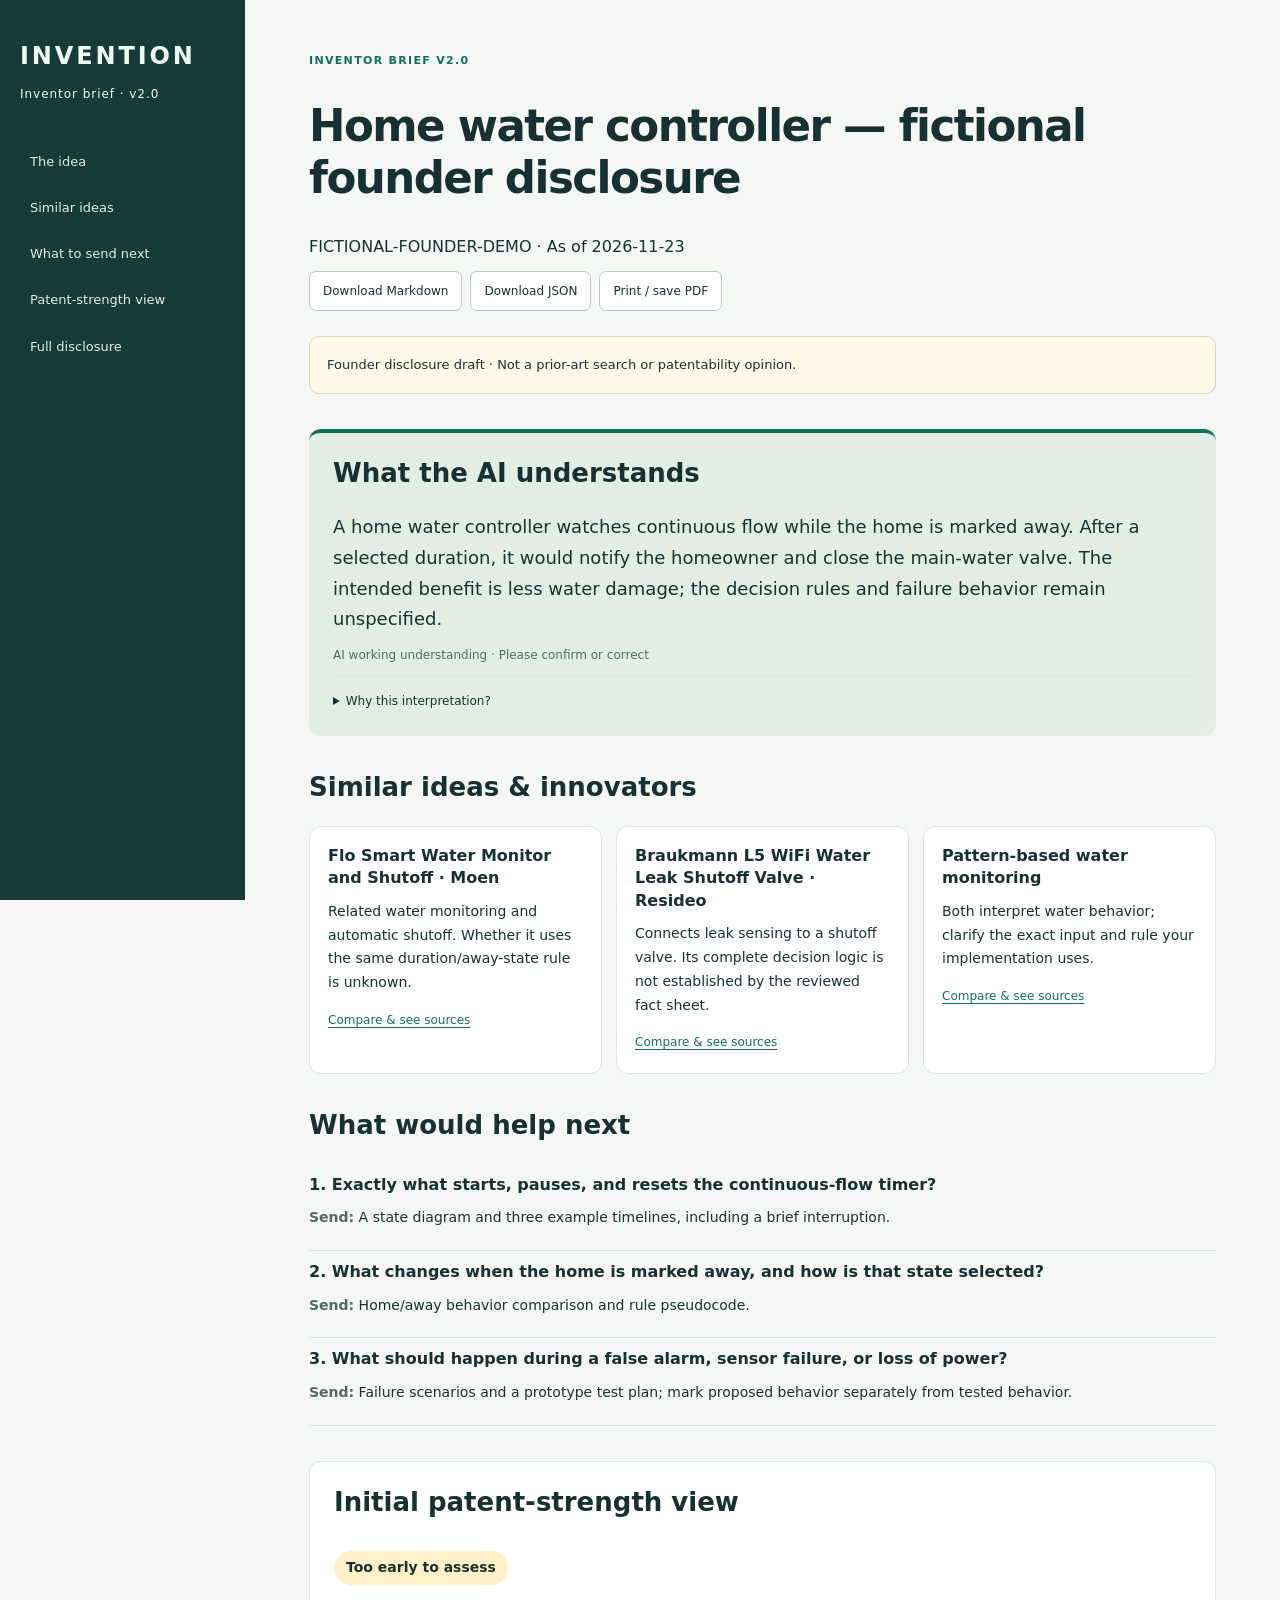
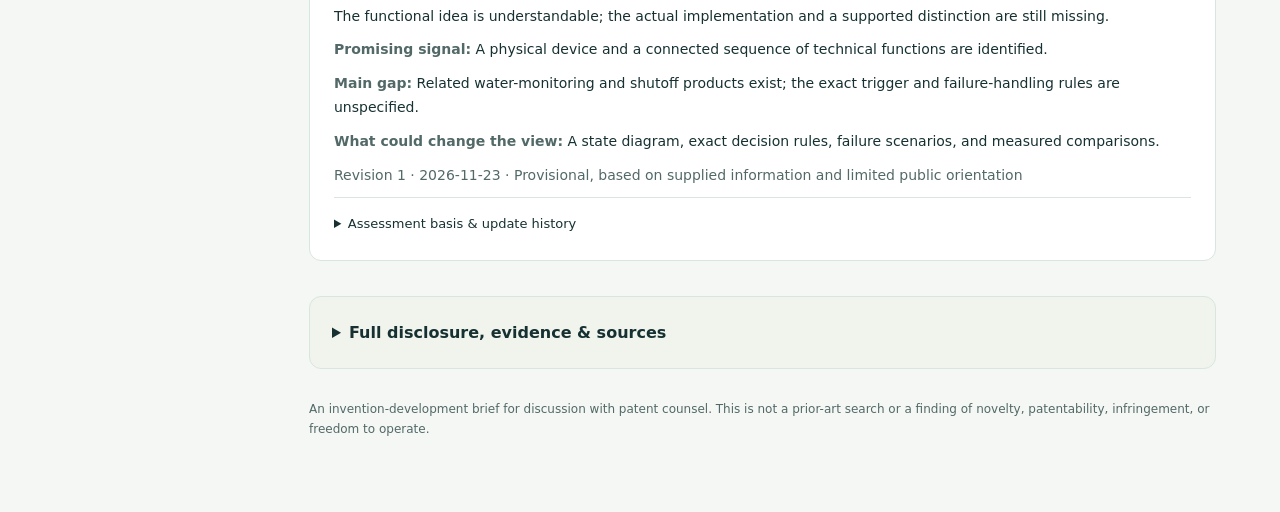
<file: examples/inventor-v2/report/disclosure.html>
<!doctype html><html lang="en"><head><meta charset="utf-8"><meta name="viewport" content="width=device-width,initial-scale=1"><meta http-equiv="Content-Security-Policy" content="default-src &#x27;none&#x27;; style-src &#x27;unsafe-inline&#x27;; script-src &#x27;sha256-9MnogF2baFS07mARu2fdyZOSjZFFemOR1ITxrc1joao=&#x27;; connect-src &#x27;none&#x27;; base-uri &#x27;none&#x27;; form-action &#x27;none&#x27;"><title>Home water controller — fictional founder disclosure</title><style>:root{--ink:#173132;--muted:#526968;--green:#146e5e;--line:#d8e6df}*{box-sizing:border-box}html{scroll-behavior:smooth;scroll-padding-top:24px}body{margin:0;background:#f4f7f3;color:var(--ink);font:16px/1.7 system-ui,sans-serif}aside{position:fixed;inset:0 auto 0 0;width:245px;padding:30px 20px;background:#173c37;color:#f0f9ef}.brand{font-size:24px;letter-spacing:.12em;font-weight:750;line-height:1.4}.brand small{font-size:12px;font-weight:400;letter-spacing:.08em}nav{display:grid;gap:8px;margin-top:36px}nav a{color:#e0eee2;padding:8px 10px;text-decoration:none;font-size:13px;border-radius:7px}nav a:hover{background:#2a5247}main{margin-left:245px;padding:42px 5vw;max-width:1500px}header{margin-bottom:25px}.eyebrow{text-transform:uppercase;letter-spacing:.12em;font-size:11px;color:var(--green);font-weight:700}h1{font-size:clamp(28px,3.4vw,45px);line-height:1.2;letter-spacing:-.035em;max-width:900px}h2{font-size:26px;line-height:1.3;margin-top:0}h3{font-size:19px;line-height:1.4}section{margin:35px 0}#summary{background:#e2eee3;padding:26px;border-top:4px solid var(--green);border-radius:12px}p{margin:10px 0}.card{background:white;border:1px solid var(--line);padding:24px;border-radius:12px;margin:16px 0;overflow-wrap:anywhere}#concepts .card{border-left:4px solid #53937f}#related .card{border-left:4px solid #c29b51}#landscape .card{border-left:4px solid #7195b4}.label{font-weight:650;color:var(--muted);font-size:14px}.citations{font-size:12px;color:var(--muted)}a{color:var(--green);text-underline-offset:3px}button,input{font:inherit;border:1px solid #b4cbbd;border-radius:7px;padding:9px 13px;background:white;color:var(--ink)}button{font-size:12px;cursor:pointer}.actions{display:flex;flex-wrap:wrap;gap:8px}.notice{font-size:13px;padding:17px;border:1px solid #dfd4b0;background:#fff9e7;border-radius:10px}.filter{margin:22px 0;padding:18px;border:1px solid var(--line);background:#eaf0e9;border-radius:10px}.filter label{display:block;font-size:13px;font-weight:600}.filter input{width:min(100%,650px);margin:8px 5px 0 0}#matches{font-size:12px;color:var(--muted)}details{font-size:13px;border-top:1px solid var(--line);padding-top:15px}summary{cursor:pointer}footer{font-size:12px;color:var(--muted);padding:30px 0}.skip{position:fixed;top:-60px;left:260px;background:white;padding:10px;z-index:9}.skip:focus{top:10px}a:focus-visible,button:focus-visible,input:focus-visible,summary:focus-visible{outline:3px solid #d0a238;outline-offset:3px}[hidden]{display:none!important}@media(max-width:760px){aside{position:static;width:auto;padding:18px}.brand{font-size:17px}nav{display:flex;overflow:auto;margin-top:12px}nav a{white-space:nowrap}main{margin:0;padding:24px 16px}.card{padding:18px}#summary{padding:20px}.skip{left:16px}}@media(prefers-reduced-motion:reduce){html{scroll-behavior:auto}}@media print{aside,.actions,.filter,.skip{display:none!important}main{margin:0;padding:0}body{background:white;font-size:10pt}.card{border-radius:0;padding:12px}#summary{background:white}h2,h3{break-after:avoid}.searchable[hidden]{display:block!important}details>*{display:block!important}a{color:inherit}}

#brief-understanding{background:#e2eee3;border-top:4px solid var(--green);border-radius:12px;padding:24px;font-size:18px}.brief-grid{display:grid;grid-template-columns:repeat(3,minmax(0,1fr));gap:14px}.mini-card{background:white;border:1px solid var(--line);border-radius:12px;padding:18px;overflow-wrap:anywhere}.mini-card h3{font-size:16px;margin:0 0 8px}.mini-card p{font-size:14px}.mini-card a{font-size:12px}.micro{font-size:12px;color:var(--muted)}.next-step{border-bottom:1px solid var(--line);padding:10px 0}.next-step h3{font-size:16px;margin:0}.next-step p{font-size:14px}.strength-status{display:inline-block;padding:5px 12px;background:#fff0c8;border-radius:20px;font-size:13px;font-weight:650}#brief-strength{background:white;border:1px solid var(--line);border-radius:12px;padding:24px}#brief-strength>p{font-size:14px}.full-analysis{padding:22px;background:#f0f4ed;border:1px solid var(--line);border-radius:12px;margin-top:30px}.full-analysis>summary{font-size:16px;font-weight:650}.full-analysis[open]>summary{margin-bottom:24px}#brief-understanding details{font-size:12px}.actions{margin-top:10px}@media(max-width:950px){.brief-grid{grid-template-columns:1fr}}@media print{.brief-grid{display:block}.mini-card{margin-bottom:10px}.full-analysis{background:white}}
</style></head><body><a class="skip" href="#main">Skip to report</a><aside><p class="brand">INVENTION<br><small>Inventor brief · v2.0</small></p><nav aria-label="Report sections"><a href="#brief-understanding">The idea</a><a href="#brief-similar">Similar ideas</a><a href="#brief-questions">What to send next</a><a href="#brief-strength">Patent-strength view</a><a href="#full-analysis">Full disclosure</a></nav></aside><main id="main"><header><p class="eyebrow">Inventor Brief v2.0</p><h1>Home water controller — fictional founder disclosure</h1><p>FICTIONAL-FOUNDER-DEMO · As of 2026-11-23</p><div class="actions" hidden><button id="download-md">Download Markdown</button><button id="download-json">Download JSON</button><button id="print">Print / save PDF</button></div></header><p class="notice">Founder disclosure draft · Not a prior-art search or patentability opinion.</p><noscript><p>All content is readable below. Downloads, search, and print controls require JavaScript; companion Markdown and JSON files are included separately.</p></noscript><section id="brief-understanding"><h2>What the AI understands</h2><p>A home water controller watches continuous flow while the home is marked away. After a selected duration, it would notify the homeowner and close the main-water valve. The intended benefit is less water damage; the decision rules and failure behavior remain unspecified.</p><p class="micro">AI working understanding · Please confirm or correct</p><details><summary>Why this interpretation?</summary><p><span class="label">Basis:</span> AI interpretation — please confirm</p><p>This condenses the functions in the fictional description without adding an implementation.</p><p class="citations">Sources: <a href="#item-11" title="Fictional founder description">S-001 · Fictional description, paragraph 1</a></p></details></section><section id="brief-similar"><h2>Similar ideas &amp; innovators</h2><div class="brief-grid"><div class="mini-card"><h3>Flo Smart Water Monitor and Shutoff · Moen</h3><p>Related water monitoring and automatic shutoff. Whether it uses the same duration/away-state rule is unknown.</p><a href="#item-6">Compare &amp; see sources</a></div><div class="mini-card"><h3>Braukmann L5 WiFi Water Leak Shutoff Valve · Resideo</h3><p>Connects leak sensing to a shutoff valve. Its complete decision logic is not established by the reviewed fact sheet.</p><a href="#item-7">Compare &amp; see sources</a></div><div class="mini-card"><h3>Pattern-based water monitoring</h3><p>Both interpret water behavior; clarify the exact input and rule your implementation uses.</p><a href="#item-3">Compare &amp; see sources</a></div></div></section><section id="brief-questions"><h2>What would help next</h2><div class="next-step"><h3>1. Exactly what starts, pauses, and resets the continuous-flow timer?</h3><p><span class="label">Send:</span> A state diagram and three example timelines, including a brief interruption.</p></div><div class="next-step"><h3>2. What changes when the home is marked away, and how is that state selected?</h3><p><span class="label">Send:</span> Home/away behavior comparison and rule pseudocode.</p></div><div class="next-step"><h3>3. What should happen during a false alarm, sensor failure, or loss of power?</h3><p><span class="label">Send:</span> Failure scenarios and a prototype test plan; mark proposed behavior separately from tested behavior.</p></div></section><section id="brief-strength"><h2>Initial patent-strength view</h2><p class="strength-status">Too early to assess</p><p>The functional idea is understandable; the actual implementation and a supported distinction are still missing.</p><p><span class="label">Promising signal:</span> A physical device and a connected sequence of technical functions are identified.</p><p><span class="label">Main gap:</span> Related water-monitoring and shutoff products exist; the exact trigger and failure-handling rules are unspecified.</p><p><span class="label">What could change the view:</span> A state diagram, exact decision rules, failure scenarios, and measured comparisons.</p><p class="micro">Revision 1 · 2026-11-23 · Provisional, based on supplied information and limited public orientation</p><details><summary>Assessment basis &amp; update history</summary><p><span class="label">Technical detail:</span> incomplete — The input describes functions, but does not yet teach the physical arrangement or operating rules in enough detail for this assessment.</p><p class="citations">Sources: <a href="#item-11" title="Fictional founder description">S-001 · Fictional description, paragraph 1</a></p><p><span class="label">Distinctive mechanism:</span> concern — The limited public orientation identified related functionality. No concrete implementation distinction has yet been supported.</p><p class="citations">Sources: <a href="#item-12" title="Moen Flo official product page">S-002 · Automatic Water Shut Off; Internal Leak Sensor</a> · <a href="https://flo.moen.com/pages/flo-smart-water-monitor" target="_blank" rel="noopener noreferrer">Open source</a></p><p><span class="label">Evidence for advantages:</span> incomplete — Benefits remain intended results; no prototype measurements or comparative tests were supplied.</p><p class="citations">Sources: <a href="#item-11" title="Fictional founder description">S-001 · Fictional description, paragraph 1</a></p><p><span class="label">Novelty:</span> unknown — No prior-art search or claim-specific novelty analysis was performed. A product resemblance alone does not settle novelty.</p><p><span class="label">Nonobviousness:</span> unknown — No analysis of proposed claims, relevant art, or reasons to combine teachings was performed. More detail alone does not establish nonobviousness.</p><p><span class="label">Eligibility considerations:</span> unknown — The concept describes a physical system, but no claim language or jurisdiction-specific legal analysis was reviewed.</p><p class="citations">Sources: <a href="#item-11" title="Fictional founder description">S-001 · Fictional description, paragraph 1</a></p><p><span class="label">Confidence in this interpretation:</span> low — Sparse inventor input and selected public product sources support issue spotting, not an overall legal-strength conclusion.</p><p><span class="label">Still uncertain:</span> Actual mechanism, supported differences, tests, proposed claims, prior art, and counsel analysis.</p><p><span class="label">Scope:</span> Provisional technical and patent-issue screening for counsel discussion. Not a prior-art search, legal opinion, protection score, or grant probability.</p><p><span class="label">Revision:</span> 1</p><p><span class="label">Previous review:</span> Initial assessment</p><p><span class="label">Change:</span> Initial assessment using the supplied description and selected public orientation; no new inventor technical detail.</p></details></section><details id="full-analysis" class="full-analysis"><summary>Full disclosure, evidence &amp; sources</summary><section id="summary"><h2>Executive summary</h2><p>The proposed device watches continuous water flow while a home is marked as away. After a selected duration, it would notify the homeowner and close the main-water valve. The intended benefit is limiting damage when nobody is present; no prototype or results were supplied.</p><p><span class="label">Basis:</span> Inventor’s description</p><p class="citations">Sources: <a href="#item-11" title="Fictional founder description">S-001 · Fictional description, paragraph 1</a></p><p>The AI sees a possible core combination: an away-state condition, a continuous-flow duration rule, and a valve response. The founder should confirm whether their interaction is the intended technical focus.</p><p><span class="label">Basis:</span> AI interpretation — please confirm</p><p><span class="label">Why this interpretation:</span> These three disclosed steps determine when the system acts; the actual detection and failure-handling logic remains unknown.</p><p class="citations">Sources: <a href="#item-11" title="Fictional founder description">S-001 · Fictional description, paragraph 1</a></p><p>Public examples show that water monitoring and automatic shutoff already appear in commercial product descriptions. The practical next step is to specify the actual decision rule and handling of normal use, false alarms, and failures. This is a development question, not a conclusion about patentability.</p><p><span class="label">Basis:</span> Public source</p><p class="citations">Sources: <a href="#item-12" title="Moen Flo official product page">S-002 · Automatic Water Shut Off; Internal Leak Sensor</a> · <a href="https://flo.moen.com/pages/flo-smart-water-monitor" target="_blank" rel="noopener noreferrer">Open source</a> · <a href="#item-13" title="Resideo water leak prevention fact sheet">S-003 · Product Overview; How it Works</a> · <a href="https://www.resideo.com/us/en/corporate/newsroom/fact-sheets/factsheet-water/" target="_blank" rel="noopener noreferrer">Open source</a></p></section><div class="filter" hidden><label for="search">Find a concept, product, or innovator</label><input id="search" type="search" placeholder="Search technical concepts and public examples"><button id="reset">Reset</button><p id="matches" aria-live="polite"></p></div><section id="disclosure"><h2>Problem, solution &amp; advantage</h2><p><span class="label">Your description, condensed:</span> Fictional example: I want a home water controller that watches how long water flows without stopping. When I mark the home as away and water keeps flowing beyond a set time, it notifies me and closes a motorized main-water valve. I want to limit water damage while nobody is home. I have not built it, chosen the timer rule, or decided what happens if a sensor or the power fails.</p><div class="card"><h3>Problem</h3><p>A homeowner may not be present to respond when water continues flowing unexpectedly.</p><p><span class="label">Basis:</span> Inventor’s description</p><p class="citations">Sources: <a href="#item-11" title="Fictional founder description">S-001 · Fictional description, paragraph 1</a></p><p>It is unknown how often this problem occurs in the intended homes or which existing workaround the founder currently uses.</p><p><span class="label">Basis:</span> Unknown</p></div><div class="card"><h3>Solution</h3><p>Measure continuous flow duration, check whether the home is marked away, notify the homeowner, and close a motorized main-water valve when the duration exceeds a selected setting.</p><p><span class="label">Basis:</span> Inventor’s description</p><p class="citations">Sources: <a href="#item-11" title="Fictional founder description">S-001 · Fictional description, paragraph 1</a></p><p>Sensor choice, timer reset behavior, notification timing, and power-failure behavior are not yet specified.</p><p><span class="label">Basis:</span> Unknown</p></div><div class="card"><h3>Intended advantages</h3><p>Intended advantage: limit water damage while nobody is home. No measured reduction has been demonstrated.</p><p><span class="label">Basis:</span> Inventor’s description</p><p class="citations">Sources: <a href="#item-11" title="Fictional founder description">S-001 · Fictional description, paragraph 1</a></p><p><span class="label">Evidence needed:</span> Compare detected events, water released before closure, false shutoffs, and response time against a defined baseline.</p><p>An away-state condition might allow a different response policy than when the home is occupied.</p><p><span class="label">Basis:</span> AI interpretation — please confirm</p><p><span class="label">Why this interpretation:</span> The description gates action on a user-selected away state, but supplies no comparison showing a benefit.</p><p class="citations">Sources: <a href="#item-11" title="Fictional founder description">S-001 · Fictional description, paragraph 1</a></p><p><span class="label">Evidence needed:</span> Explain and test what changes between home and away states; measure missed events and nuisance shutoffs.</p></div></section><section id="concepts"><h2>Core technical concepts</h2><p>These are the concepts the AI believes make the solution work. Confirm or correct them; a core concept is not automatically novel or patentable.</p><article class="card searchable" id="item-0" data-search="{&quot;id&quot;: &quot;c-001&quot;, &quot;name&quot;: &quot;continuous-flow duration rule&quot;, &quot;plain_english&quot;: &quot;track a stretch of uninterrupted water flow and compare its length with a selected limit.&quot;, &quot;role_in_solution&quot;: &quot;supplies the event that may trigger action.&quot;, &quot;why_core&quot;: &quot;the duration condition directly determines the trigger.&quot;, &quot;basis&quot;: &quot;ai_inferred&quot;, &quot;evidence&quot;: [{&quot;source_id&quot;: &quot;s-001&quot;, &quot;locator&quot;: &quot;fictional description, paragraph 1&quot;}], &quot;assessment&quot;: {&quot;level&quot;: &quot;high&quot;, &quot;reason&quot;: &quot;directly tied to steps in the fictional description; core status remains an ai interpretation.&quot;, &quot;missing_or_uncertain&quot;: &quot;measurement, reset behavior, and threshold selection are unspecified.&quot;}, &quot;founder_confirmation_needed&quot;: true}"><h3>Concept: Continuous-flow duration rule</h3><p><span class="label">In plain English:</span> Track a stretch of uninterrupted water flow and compare its length with a selected limit.</p><p><span class="label">Role in your solution:</span> Supplies the event that may trigger action.</p><p><span class="label">Why it may be core:</span> The duration condition directly determines the trigger.</p><p><span class="label">Basis:</span> AI interpretation — please confirm</p><p><span class="label">Founder confirmation needed:</span> Yes</p><p><span class="label">Confidence in this interpretation:</span> high — Directly tied to steps in the fictional description; core status remains an AI interpretation.</p><p><span class="label">Still uncertain:</span> Measurement, reset behavior, and threshold selection are unspecified.</p><p class="citations">Sources: <a href="#item-11" title="Fictional founder description">S-001 · Fictional description, paragraph 1</a></p></article><article class="card searchable" id="item-1" data-search="{&quot;id&quot;: &quot;c-002&quot;, &quot;name&quot;: &quot;away-state gate&quot;, &quot;plain_english&quot;: &quot;act on the duration condition only when the home is marked away.&quot;, &quot;role_in_solution&quot;: &quot;changes whether the flow condition leads to the response.&quot;, &quot;why_core&quot;: &quot;the description combines household state with water-flow information.&quot;, &quot;basis&quot;: &quot;ai_inferred&quot;, &quot;evidence&quot;: [{&quot;source_id&quot;: &quot;s-001&quot;, &quot;locator&quot;: &quot;fictional description, paragraph 1&quot;}], &quot;assessment&quot;: {&quot;level&quot;: &quot;high&quot;, &quot;reason&quot;: &quot;directly tied to steps in the fictional description; core status remains an ai interpretation.&quot;, &quot;missing_or_uncertain&quot;: &quot;state selection, transitions, overrides, and occupied-home behavior are unspecified.&quot;}, &quot;founder_confirmation_needed&quot;: true}"><h3>Concept: Away-state gate</h3><p><span class="label">In plain English:</span> Act on the duration condition only when the home is marked away.</p><p><span class="label">Role in your solution:</span> Changes whether the flow condition leads to the response.</p><p><span class="label">Why it may be core:</span> The description combines household state with water-flow information.</p><p><span class="label">Basis:</span> AI interpretation — please confirm</p><p><span class="label">Founder confirmation needed:</span> Yes</p><p><span class="label">Confidence in this interpretation:</span> high — Directly tied to steps in the fictional description; core status remains an AI interpretation.</p><p><span class="label">Still uncertain:</span> State selection, transitions, overrides, and occupied-home behavior are unspecified.</p><p class="citations">Sources: <a href="#item-11" title="Fictional founder description">S-001 · Fictional description, paragraph 1</a></p></article><article class="card searchable" id="item-2" data-search="{&quot;id&quot;: &quot;c-003&quot;, &quot;name&quot;: &quot;notification and valve response&quot;, &quot;plain_english&quot;: &quot;send a message and command the main-water valve to close.&quot;, &quot;role_in_solution&quot;: &quot;turns a detected condition into a physical response.&quot;, &quot;why_core&quot;: &quot;the stated benefit depends on acting rather than merely observing.&quot;, &quot;basis&quot;: &quot;ai_inferred&quot;, &quot;evidence&quot;: [{&quot;source_id&quot;: &quot;s-001&quot;, &quot;locator&quot;: &quot;fictional description, paragraph 1&quot;}], &quot;assessment&quot;: {&quot;level&quot;: &quot;high&quot;, &quot;reason&quot;: &quot;directly tied to steps in the fictional description; core status remains an ai interpretation.&quot;, &quot;missing_or_uncertain&quot;: &quot;timing, confirmation of closure, recovery, and failure handling are unspecified.&quot;}, &quot;founder_confirmation_needed&quot;: true}"><h3>Concept: Notification and valve response</h3><p><span class="label">In plain English:</span> Send a message and command the main-water valve to close.</p><p><span class="label">Role in your solution:</span> Turns a detected condition into a physical response.</p><p><span class="label">Why it may be core:</span> The stated benefit depends on acting rather than merely observing.</p><p><span class="label">Basis:</span> AI interpretation — please confirm</p><p><span class="label">Founder confirmation needed:</span> Yes</p><p><span class="label">Confidence in this interpretation:</span> high — Directly tied to steps in the fictional description; core status remains an AI interpretation.</p><p><span class="label">Still uncertain:</span> Timing, confirmation of closure, recovery, and failure handling are unspecified.</p><p class="citations">Sources: <a href="#item-11" title="Fictional founder description">S-001 · Fictional description, paragraph 1</a></p></article></section><section id="related"><h2>Clarify &amp; differentiate</h2><p>Explain the concrete implementation differences you actually have. These questions help develop the disclosure for counsel; they do not establish that a difference is new, nonobvious, or legally sufficient.</p><article class="card searchable" id="item-3" data-search="{&quot;id&quot;: &quot;r-001&quot;, &quot;name&quot;: &quot;pattern-based water monitoring&quot;, &quot;concept_ids&quot;: [&quot;c-001&quot;, &quot;c-002&quot;], &quot;shared_idea&quot;: &quot;both use water behavior to decide when intervention may be useful.&quot;, &quot;important_differences&quot;: &quot;the fictional proposal mentions a duration and away-state rule. the inspected moen page describes usage-pattern analysis; whether it also uses comparable rules is unknown.&quot;, &quot;difference_status&quot;: &quot;ai_inferred&quot;, &quot;differentiation_questions&quot;: [&quot;what exact input and state transitions does your rule use?&quot;, &quot;what happens in your design that a usage-pattern detector would handle differently, and what evidence shows the difference?&quot;], &quot;evidence&quot;: [{&quot;source_id&quot;: &quot;s-001&quot;, &quot;locator&quot;: &quot;fictional description, paragraph 1&quot;}, {&quot;source_id&quot;: &quot;s-002&quot;, &quot;locator&quot;: &quot;ai learning; internal leak sensor&quot;}], &quot;assessment&quot;: {&quot;level&quot;: &quot;medium&quot;, &quot;reason&quot;: &quot;a narrow comparison follows from the description and inspected source passages.&quot;, &quot;missing_or_uncertain&quot;: &quot;no complete implementation comparison or legal significance established.&quot;}}"><h3>Related concept: Pattern-based water monitoring</h3><p><span class="label">Your invention concept:</span> Continuous-flow duration rule; Away-state gate</p><p><span class="label">How related:</span> Both use water behavior to decide when intervention may be useful.</p><p><span class="label">Differences or open distinctions:</span> The fictional proposal mentions a duration and away-state rule. The inspected Moen page describes usage-pattern analysis; whether it also uses comparable rules is unknown.</p><p><span class="label">Status of the comparison:</span> AI interpretation — please confirm</p><p><span class="label">Question to develop:</span> What exact input and state transitions does your rule use?</p><p><span class="label">Question to develop:</span> What happens in your design that a usage-pattern detector would handle differently, and what evidence shows the difference?</p><p><span class="label">Confidence in this interpretation:</span> medium — A narrow comparison follows from the description and inspected source passages.</p><p><span class="label">Still uncertain:</span> No complete implementation comparison or legal significance established.</p><p class="citations">Sources: <a href="#item-11" title="Fictional founder description">S-001 · Fictional description, paragraph 1</a> · <a href="#item-12" title="Moen Flo official product page">S-002 · AI Learning; Internal Leak Sensor</a> · <a href="https://flo.moen.com/pages/flo-smart-water-monitor" target="_blank" rel="noopener noreferrer">Open source</a></p></article><article class="card searchable" id="item-4" data-search="{&quot;id&quot;: &quot;r-002&quot;, &quot;name&quot;: &quot;point leak sensors linked to a shutoff valve&quot;, &quot;concept_ids&quot;: [&quot;c-001&quot;, &quot;c-003&quot;], &quot;shared_idea&quot;: &quot;both connect a detection event to closing the water supply.&quot;, &quot;important_differences&quot;: &quot;a sensor cable detects water at its location; the fictional input describes observing flow duration. this distinction does not establish novelty or absence of combined implementations.&quot;, &quot;difference_status&quot;: &quot;ai_inferred&quot;, &quot;differentiation_questions&quot;: [&quot;where is the event measured: in the pipe, on a floor, or both?&quot;, &quot;what event can your actual implementation detect or reject that a point sensor cannot, and how would you test that?&quot;], &quot;evidence&quot;: [{&quot;source_id&quot;: &quot;s-001&quot;, &quot;locator&quot;: &quot;fictional description, paragraph 1&quot;}, {&quot;source_id&quot;: &quot;s-003&quot;, &quot;locator&quot;: &quot;product overview; how it works&quot;}], &quot;assessment&quot;: {&quot;level&quot;: &quot;medium&quot;, &quot;reason&quot;: &quot;a narrow comparison follows from the description and inspected source passages.&quot;, &quot;missing_or_uncertain&quot;: &quot;no complete implementation comparison or legal significance established.&quot;}}"><h3>Related concept: Point leak sensors linked to a shutoff valve</h3><p><span class="label">Your invention concept:</span> Continuous-flow duration rule; Notification and valve response</p><p><span class="label">How related:</span> Both connect a detection event to closing the water supply.</p><p><span class="label">Differences or open distinctions:</span> A sensor cable detects water at its location; the fictional input describes observing flow duration. This distinction does not establish novelty or absence of combined implementations.</p><p><span class="label">Status of the comparison:</span> AI interpretation — please confirm</p><p><span class="label">Question to develop:</span> Where is the event measured: in the pipe, on a floor, or both?</p><p><span class="label">Question to develop:</span> What event can your actual implementation detect or reject that a point sensor cannot, and how would you test that?</p><p><span class="label">Confidence in this interpretation:</span> medium — A narrow comparison follows from the description and inspected source passages.</p><p><span class="label">Still uncertain:</span> No complete implementation comparison or legal significance established.</p><p class="citations">Sources: <a href="#item-11" title="Fictional founder description">S-001 · Fictional description, paragraph 1</a> · <a href="#item-13" title="Resideo water leak prevention fact sheet">S-003 · Product Overview; How it Works</a> · <a href="https://www.resideo.com/us/en/corporate/newsroom/fact-sheets/factsheet-water/" target="_blank" rel="noopener noreferrer">Open source</a></p></article><article class="card searchable" id="item-5" data-search="{&quot;id&quot;: &quot;r-003&quot;, &quot;name&quot;: &quot;remote valve control and alerts&quot;, &quot;concept_ids&quot;: [&quot;c-002&quot;, &quot;c-003&quot;], &quot;shared_idea&quot;: &quot;both involve communication about water conditions and a controllable valve.&quot;, &quot;important_differences&quot;: &quot;the fictional proposal links action to its duration/away rule. the reviewed public pages do not establish whether that rule is present or absent.&quot;, &quot;difference_status&quot;: &quot;ai_inferred&quot;, &quot;differentiation_questions&quot;: [&quot;is approval required before shutoff, or is it automatic?&quot;, &quot;what continues locally if the network is unavailable?&quot;], &quot;evidence&quot;: [{&quot;source_id&quot;: &quot;s-001&quot;, &quot;locator&quot;: &quot;fictional description, paragraph 1&quot;}, {&quot;source_id&quot;: &quot;s-003&quot;, &quot;locator&quot;: &quot;how it works&quot;}], &quot;assessment&quot;: {&quot;level&quot;: &quot;medium&quot;, &quot;reason&quot;: &quot;a narrow comparison follows from the description and inspected source passages.&quot;, &quot;missing_or_uncertain&quot;: &quot;no complete implementation comparison or legal significance established.&quot;}}"><h3>Related concept: Remote valve control and alerts</h3><p><span class="label">Your invention concept:</span> Away-state gate; Notification and valve response</p><p><span class="label">How related:</span> Both involve communication about water conditions and a controllable valve.</p><p><span class="label">Differences or open distinctions:</span> The fictional proposal links action to its duration/away rule. The reviewed public pages do not establish whether that rule is present or absent.</p><p><span class="label">Status of the comparison:</span> AI interpretation — please confirm</p><p><span class="label">Question to develop:</span> Is approval required before shutoff, or is it automatic?</p><p><span class="label">Question to develop:</span> What continues locally if the network is unavailable?</p><p><span class="label">Confidence in this interpretation:</span> medium — A narrow comparison follows from the description and inspected source passages.</p><p><span class="label">Still uncertain:</span> No complete implementation comparison or legal significance established.</p><p class="citations">Sources: <a href="#item-11" title="Fictional founder description">S-001 · Fictional description, paragraph 1</a> · <a href="#item-13" title="Resideo water leak prevention fact sheet">S-003 · How it Works</a> · <a href="https://www.resideo.com/us/en/corporate/newsroom/fact-sheets/factsheet-water/" target="_blank" rel="noopener noreferrer">Open source</a></p></article></section><section id="landscape"><h2>Products &amp; innovators</h2><p>Selected public examples for technical orientation, not a complete market map or prior-art search. Similarity does not establish infringement or lack of patentability.</p><article class="card searchable" id="item-6" data-search="{&quot;id&quot;: &quot;l-001&quot;, &quot;name&quot;: &quot;flo smart water monitor and shutoff&quot;, &quot;entity_type&quot;: &quot;product&quot;, &quot;organization&quot;: &quot;moen&quot;, &quot;concept_ids&quot;: [&quot;c-001&quot;, &quot;c-003&quot;], &quot;what_they_do&quot;: &quot;moen describes monitoring water behavior, issuing alerts, and automatically closing a water valve.&quot;, &quot;connection&quot;: &quot;relevant to sensing and response portions of the fictional proposal.&quot;, &quot;differences_or_unknowns&quot;: &quot;the particular duration/away-state logic is not established by this review.&quot;, &quot;source_claims_note&quot;: &quot;company-reported activity; not independent efficacy validation or a finding of market leadership.&quot;, &quot;availability_status&quot;: &quot;official page inspected; stock and geographic availability not checked.&quot;, &quot;evidence&quot;: [{&quot;source_id&quot;: &quot;s-002&quot;, &quot;locator&quot;: &quot;automatic water shut off; internal leak sensor&quot;}], &quot;assessment&quot;: {&quot;level&quot;: &quot;high&quot;, &quot;reason&quot;: &quot;official source describes a technically relevant sensing or shutoff activity.&quot;, &quot;missing_or_uncertain&quot;: &quot;relevance does not establish identical implementation or direct competition.&quot;}}"><h3>Flo Smart Water Monitor and Shutoff · Moen</h3><p><span class="label">Type:</span> product</p><p><span class="label">What the source reports:</span> Moen describes monitoring water behavior, issuing alerts, and automatically closing a water valve.</p><p><span class="label">Why relevant:</span> Relevant to sensing and response portions of the fictional proposal.</p><p><span class="label">Differences to investigate:</span> The particular duration/away-state logic is not established by this review.</p><p><span class="label">Evidence limits:</span> Company-reported activity; not independent efficacy validation or a finding of market leadership.</p><p><span class="label">Availability / timing:</span> Official page inspected; stock and geographic availability not checked.</p><p><span class="label">Related invention concepts:</span> Continuous-flow duration rule; Notification and valve response</p><p><span class="label">Confidence in this interpretation:</span> high — Official source describes a technically relevant sensing or shutoff activity.</p><p><span class="label">Still uncertain:</span> Relevance does not establish identical implementation or direct competition.</p><p class="citations">Sources: <a href="#item-12" title="Moen Flo official product page">S-002 · Automatic Water Shut Off; Internal Leak Sensor</a> · <a href="https://flo.moen.com/pages/flo-smart-water-monitor" target="_blank" rel="noopener noreferrer">Open source</a></p></article><article class="card searchable" id="item-7" data-search="{&quot;id&quot;: &quot;l-002&quot;, &quot;name&quot;: &quot;braukmann l5 wifi water leak shutoff valve&quot;, &quot;entity_type&quot;: &quot;product&quot;, &quot;organization&quot;: &quot;resideo&quot;, &quot;concept_ids&quot;: [&quot;c-001&quot;, &quot;c-003&quot;], &quot;what_they_do&quot;: &quot;resideo describes a main-supply valve responding to a sensor cable or paired leak detector, with app alerts.&quot;, &quot;connection&quot;: &quot;an adjacent example of detection connected to physical shutoff.&quot;, &quot;differences_or_unknowns&quot;: &quot;the historical fact sheet does not establish the complete current decision logic.&quot;, &quot;source_claims_note&quot;: &quot;company-reported activity; not independent efficacy validation or a finding of market leadership.&quot;, &quot;availability_status&quot;: &quot;historical 2022 publication; current availability not checked.&quot;, &quot;evidence&quot;: [{&quot;source_id&quot;: &quot;s-003&quot;, &quot;locator&quot;: &quot;product overview; how it works&quot;}], &quot;assessment&quot;: {&quot;level&quot;: &quot;high&quot;, &quot;reason&quot;: &quot;official source describes a technically relevant sensing or shutoff activity.&quot;, &quot;missing_or_uncertain&quot;: &quot;relevance does not establish identical implementation or direct competition.&quot;}}"><h3>Braukmann L5 WiFi Water Leak Shutoff Valve · Resideo</h3><p><span class="label">Type:</span> product</p><p><span class="label">What the source reports:</span> Resideo describes a main-supply valve responding to a sensor cable or paired leak detector, with app alerts.</p><p><span class="label">Why relevant:</span> An adjacent example of detection connected to physical shutoff.</p><p><span class="label">Differences to investigate:</span> The historical fact sheet does not establish the complete current decision logic.</p><p><span class="label">Evidence limits:</span> Company-reported activity; not independent efficacy validation or a finding of market leadership.</p><p><span class="label">Availability / timing:</span> Historical 2022 publication; current availability not checked.</p><p><span class="label">Related invention concepts:</span> Continuous-flow duration rule; Notification and valve response</p><p><span class="label">Confidence in this interpretation:</span> high — Official source describes a technically relevant sensing or shutoff activity.</p><p><span class="label">Still uncertain:</span> Relevance does not establish identical implementation or direct competition.</p><p class="citations">Sources: <a href="#item-13" title="Resideo water leak prevention fact sheet">S-003 · Product Overview; How it Works</a> · <a href="https://www.resideo.com/us/en/corporate/newsroom/fact-sheets/factsheet-water/" target="_blank" rel="noopener noreferrer">Open source</a></p></article></section><section id="questions"><h2>Founder questions</h2><article class="card" id="item-8"><h3>Exactly what starts, pauses, and resets the continuous-flow timer?</h3><p><span class="label">Priority:</span> high</p><p><span class="label">Why it matters:</span> This defines the decision mechanism and distinguishes continuous flow from intermittent normal use.</p><p><span class="label">What to provide:</span> A state diagram and three example timelines, including a brief interruption.</p><p><span class="label">Concepts:</span> Continuous-flow duration rule</p></article><article class="card" id="item-9"><h3>What changes when the home is marked away, and how is that state selected?</h3><p><span class="label">Priority:</span> high</p><p><span class="label">Why it matters:</span> The interaction between user state and the shutoff rule may be central to the proposed mechanism.</p><p><span class="label">What to provide:</span> Home/away behavior comparison and rule pseudocode.</p><p><span class="label">Concepts:</span> Continuous-flow duration rule; Away-state gate</p></article><article class="card" id="item-10"><h3>What should happen during a false alarm, sensor failure, or loss of power?</h3><p><span class="label">Priority:</span> medium</p><p><span class="label">Why it matters:</span> The described response does not yet explain reliability or recovery.</p><p><span class="label">What to provide:</span> Failure scenarios and a prototype test plan; mark proposed behavior separately from tested behavior.</p><p><span class="label">Concepts:</span> Notification and valve response</p></article></section><section id="sources"><h2>Sources &amp; scope</h2><p><span class="label">Research status:</span> Limited illustrative public product orientation; not an exhaustive search.</p><p><span class="label">Reviewed:</span> Complete fictional description and two selected official public product pages.</p><p><span class="label">Not readable / not reviewed:</span> No prototype, drawings, measurements, patent claims, or laboratory reports were supplied.</p><p><span class="label">Limitation:</span> The founder input and invention name are fictional. Public product references are real and separate from the fictional invention.</p><p><span class="label">Limitation:</span> No patent search, prosecution review, legal prior-art analysis, current inventory check, or comparative market ranking performed.</p><p><span class="label">Limitation:</span> No evidence establishes that the stated rule differs from existing implementations. Missing page details do not prove a feature is absent.</p><p><span class="label">Limitation:</span> Actual implementation and any technical advantage require founder confirmation and testing.</p><article class="card" id="item-11"><h3>S-001 · Fictional founder description</h3><p><span class="label">Type:</span> inventor</p><p><span class="label">Locator:</span> Fictional description, paragraph 1</p><p><span class="label">Note:</span> Fictional example: I want a home water controller that watches how long water flows without stopping. When I mark the home as away and water keeps flowing beyond a set time, it notifies me and closes a motorized main-water valve. I want to limit water damage while nobody is home. I have not built it, chosen the timer rule, or decided what happens if a sensor or the power fails.</p></article><article class="card" id="item-12"><h3>S-002 · Moen Flo official product page</h3><p><span class="label">Type:</span> public</p><p><span class="label">Locator:</span> Automatic Water Shut Off; Internal Leak Sensor</p><p><span class="label">Inspected:</span> Yes</p><p><span class="label">Accessed:</span> 2026-11-23</p><p><a href="https://flo.moen.com/pages/flo-smart-water-monitor" target="_blank" rel="noopener noreferrer">Open Moen Flo official product page</a></p><p><span class="label">Note:</span> Official company statements; performance and current inventory were not independently checked.</p></article><article class="card" id="item-13"><h3>S-003 · Resideo water leak prevention fact sheet</h3><p><span class="label">Type:</span> public</p><p><span class="label">Locator:</span> Product Overview; How it Works</p><p><span class="label">Inspected:</span> Yes</p><p><span class="label">Accessed:</span> 2026-11-23</p><p><a href="https://www.resideo.com/us/en/corporate/newsroom/fact-sheets/factsheet-water/" target="_blank" rel="noopener noreferrer">Open Resideo water leak prevention fact sheet</a></p><p><span class="label">Published:</span> 2022-11-11</p><p><span class="label">Note:</span> Historical company publication. Current product specifications and availability were not checked.</p></article><details><summary>Research log</summary><p><span class="label">Query:</span> Official Moen Flo product page</p><p><span class="label">Purpose:</span> Inspect a public automatic water-shutoff example</p><p><span class="label">Date:</span> 2026-11-23</p><p><span class="label">Tool:</span> web open</p><p><span class="label">Inspected source ids:</span> [&quot;S-002&quot;]</p><p><span class="label">Status:</span> completed</p><p><span class="label">Gaps:</span> No independent product test or inventory verification.</p><p><span class="label">Query:</span> site.resideo.com L5 WiFi water leak shutoff valve automatic</p><p><span class="label">Purpose:</span> Find and inspect an official adjacent example</p><p><span class="label">Date:</span> 2026-11-23</p><p><span class="label">Tool:</span> web search and open</p><p><span class="label">Inspected source ids:</span> [&quot;S-003&quot;]</p><p><span class="label">Status:</span> completed</p><p><span class="label">Gaps:</span> Historical fact sheet only.</p><p><span class="label">Query:</span> Official Phyn Plus product URL</p><p><span class="label">Purpose:</span> Inspect a candidate public comparison</p><p><span class="label">Date:</span> 2026-11-23</p><p><span class="label">Tool:</span> web open</p><p><span class="label">Inspected source ids:</span> []</p><p><span class="label">Status:</span> unavailable</p><p><span class="label">Gaps:</span> Page unavailable in web tool; not retained as supporting evidence.</p></details></section></details><footer>An invention-development brief for discussion with patent counsel. This is not a prior-art search or a finding of novelty, patentability, infringement, or freedom to operate.</footer></main><script id="report-data" type="application/json">{"report": {"schema_version": "1", "review_id": "FICTIONAL-FOUNDER-DEMO", "title": "Home water controller \u2014 fictional founder disclosure", "as_of": "2026-11-23", "input_summary": "Fictional example: I want a home water controller that watches how long water flows without stopping. When I mark the home as away and water keeps flowing beyond a set time, it notifies me and closes a motorized main-water valve. I want to limit water damage while nobody is home. I have not built it, chosen the timer rule, or decided what happens if a sensor or the power fails.", "executive_summary": [{"text": "The proposed device watches continuous water flow while a home is marked as away. After a selected duration, it would notify the homeowner and close the main-water valve. The intended benefit is limiting damage when nobody is present; no prototype or results were supplied.", "basis": "inventor_stated", "evidence": [{"source_id": "S-001", "locator": "Fictional description, paragraph 1"}]}, {"text": "The AI sees a possible core combination: an away-state condition, a continuous-flow duration rule, and a valve response. The founder should confirm whether their interaction is the intended technical focus.", "basis": "ai_inferred", "evidence": [{"source_id": "S-001", "locator": "Fictional description, paragraph 1"}], "inference_reason": "These three disclosed steps determine when the system acts; the actual detection and failure-handling logic remains unknown."}, {"text": "Public examples show that water monitoring and automatic shutoff already appear in commercial product descriptions. The practical next step is to specify the actual decision rule and handling of normal use, false alarms, and failures. This is a development question, not a conclusion about patentability.", "basis": "externally_supported", "evidence": [{"source_id": "S-002", "locator": "Automatic Water Shut Off; Internal Leak Sensor"}, {"source_id": "S-003", "locator": "Product Overview; How it Works"}]}], "problem": [{"text": "A homeowner may not be present to respond when water continues flowing unexpectedly.", "basis": "inventor_stated", "evidence": [{"source_id": "S-001", "locator": "Fictional description, paragraph 1"}]}, {"text": "It is unknown how often this problem occurs in the intended homes or which existing workaround the founder currently uses.", "basis": "unknown", "evidence": []}], "solution": [{"text": "Measure continuous flow duration, check whether the home is marked away, notify the homeowner, and close a motorized main-water valve when the duration exceeds a selected setting.", "basis": "inventor_stated", "evidence": [{"source_id": "S-001", "locator": "Fictional description, paragraph 1"}]}, {"text": "Sensor choice, timer reset behavior, notification timing, and power-failure behavior are not yet specified.", "basis": "unknown", "evidence": []}], "advantages": [{"text": "Intended advantage: limit water damage while nobody is home. No measured reduction has been demonstrated.", "basis": "inventor_stated", "evidence": [{"source_id": "S-001", "locator": "Fictional description, paragraph 1"}], "evidence_needed": "Compare detected events, water released before closure, false shutoffs, and response time against a defined baseline."}, {"text": "An away-state condition might allow a different response policy than when the home is occupied.", "basis": "ai_inferred", "evidence": [{"source_id": "S-001", "locator": "Fictional description, paragraph 1"}], "inference_reason": "The description gates action on a user-selected away state, but supplies no comparison showing a benefit.", "evidence_needed": "Explain and test what changes between home and away states; measure missed events and nuisance shutoffs."}], "core_concepts": [{"id": "C-001", "name": "Continuous-flow duration rule", "plain_english": "Track a stretch of uninterrupted water flow and compare its length with a selected limit.", "role_in_solution": "Supplies the event that may trigger action.", "why_core": "The duration condition directly determines the trigger.", "basis": "ai_inferred", "evidence": [{"source_id": "S-001", "locator": "Fictional description, paragraph 1"}], "assessment": {"level": "high", "reason": "Directly tied to steps in the fictional description; core status remains an AI interpretation.", "missing_or_uncertain": "Measurement, reset behavior, and threshold selection are unspecified."}, "founder_confirmation_needed": true}, {"id": "C-002", "name": "Away-state gate", "plain_english": "Act on the duration condition only when the home is marked away.", "role_in_solution": "Changes whether the flow condition leads to the response.", "why_core": "The description combines household state with water-flow information.", "basis": "ai_inferred", "evidence": [{"source_id": "S-001", "locator": "Fictional description, paragraph 1"}], "assessment": {"level": "high", "reason": "Directly tied to steps in the fictional description; core status remains an AI interpretation.", "missing_or_uncertain": "State selection, transitions, overrides, and occupied-home behavior are unspecified."}, "founder_confirmation_needed": true}, {"id": "C-003", "name": "Notification and valve response", "plain_english": "Send a message and command the main-water valve to close.", "role_in_solution": "Turns a detected condition into a physical response.", "why_core": "The stated benefit depends on acting rather than merely observing.", "basis": "ai_inferred", "evidence": [{"source_id": "S-001", "locator": "Fictional description, paragraph 1"}], "assessment": {"level": "high", "reason": "Directly tied to steps in the fictional description; core status remains an AI interpretation.", "missing_or_uncertain": "Timing, confirmation of closure, recovery, and failure handling are unspecified."}, "founder_confirmation_needed": true}], "related_concepts": [{"id": "R-001", "name": "Pattern-based water monitoring", "concept_ids": ["C-001", "C-002"], "shared_idea": "Both use water behavior to decide when intervention may be useful.", "important_differences": "The fictional proposal mentions a duration and away-state rule. The inspected Moen page describes usage-pattern analysis; whether it also uses comparable rules is unknown.", "difference_status": "ai_inferred", "differentiation_questions": ["What exact input and state transitions does your rule use?", "What happens in your design that a usage-pattern detector would handle differently, and what evidence shows the difference?"], "evidence": [{"source_id": "S-001", "locator": "Fictional description, paragraph 1"}, {"source_id": "S-002", "locator": "AI Learning; Internal Leak Sensor"}], "assessment": {"level": "medium", "reason": "A narrow comparison follows from the description and inspected source passages.", "missing_or_uncertain": "No complete implementation comparison or legal significance established."}}, {"id": "R-002", "name": "Point leak sensors linked to a shutoff valve", "concept_ids": ["C-001", "C-003"], "shared_idea": "Both connect a detection event to closing the water supply.", "important_differences": "A sensor cable detects water at its location; the fictional input describes observing flow duration. This distinction does not establish novelty or absence of combined implementations.", "difference_status": "ai_inferred", "differentiation_questions": ["Where is the event measured: in the pipe, on a floor, or both?", "What event can your actual implementation detect or reject that a point sensor cannot, and how would you test that?"], "evidence": [{"source_id": "S-001", "locator": "Fictional description, paragraph 1"}, {"source_id": "S-003", "locator": "Product Overview; How it Works"}], "assessment": {"level": "medium", "reason": "A narrow comparison follows from the description and inspected source passages.", "missing_or_uncertain": "No complete implementation comparison or legal significance established."}}, {"id": "R-003", "name": "Remote valve control and alerts", "concept_ids": ["C-002", "C-003"], "shared_idea": "Both involve communication about water conditions and a controllable valve.", "important_differences": "The fictional proposal links action to its duration/away rule. The reviewed public pages do not establish whether that rule is present or absent.", "difference_status": "ai_inferred", "differentiation_questions": ["Is approval required before shutoff, or is it automatic?", "What continues locally if the network is unavailable?"], "evidence": [{"source_id": "S-001", "locator": "Fictional description, paragraph 1"}, {"source_id": "S-003", "locator": "How it Works"}], "assessment": {"level": "medium", "reason": "A narrow comparison follows from the description and inspected source passages.", "missing_or_uncertain": "No complete implementation comparison or legal significance established."}}], "landscape": [{"id": "L-001", "name": "Flo Smart Water Monitor and Shutoff", "entity_type": "product", "organization": "Moen", "concept_ids": ["C-001", "C-003"], "what_they_do": "Moen describes monitoring water behavior, issuing alerts, and automatically closing a water valve.", "connection": "Relevant to sensing and response portions of the fictional proposal.", "differences_or_unknowns": "The particular duration/away-state logic is not established by this review.", "source_claims_note": "Company-reported activity; not independent efficacy validation or a finding of market leadership.", "availability_status": "Official page inspected; stock and geographic availability not checked.", "evidence": [{"source_id": "S-002", "locator": "Automatic Water Shut Off; Internal Leak Sensor"}], "assessment": {"level": "high", "reason": "Official source describes a technically relevant sensing or shutoff activity.", "missing_or_uncertain": "Relevance does not establish identical implementation or direct competition."}}, {"id": "L-002", "name": "Braukmann L5 WiFi Water Leak Shutoff Valve", "entity_type": "product", "organization": "Resideo", "concept_ids": ["C-001", "C-003"], "what_they_do": "Resideo describes a main-supply valve responding to a sensor cable or paired leak detector, with app alerts.", "connection": "An adjacent example of detection connected to physical shutoff.", "differences_or_unknowns": "The historical fact sheet does not establish the complete current decision logic.", "source_claims_note": "Company-reported activity; not independent efficacy validation or a finding of market leadership.", "availability_status": "Historical 2022 publication; current availability not checked.", "evidence": [{"source_id": "S-003", "locator": "Product Overview; How it Works"}], "assessment": {"level": "high", "reason": "Official source describes a technically relevant sensing or shutoff activity.", "missing_or_uncertain": "Relevance does not establish identical implementation or direct competition."}}], "questions": [{"id": "Q-001", "priority": "high", "question": "Exactly what starts, pauses, and resets the continuous-flow timer?", "why_it_matters": "This defines the decision mechanism and distinguishes continuous flow from intermittent normal use.", "suggested_evidence": "A state diagram and three example timelines, including a brief interruption.", "concept_ids": ["C-001"]}, {"id": "Q-002", "priority": "high", "question": "What changes when the home is marked away, and how is that state selected?", "why_it_matters": "The interaction between user state and the shutoff rule may be central to the proposed mechanism.", "suggested_evidence": "Home/away behavior comparison and rule pseudocode.", "concept_ids": ["C-001", "C-002"]}, {"id": "Q-003", "priority": "medium", "question": "What should happen during a false alarm, sensor failure, or loss of power?", "why_it_matters": "The described response does not yet explain reliability or recovery.", "suggested_evidence": "Failure scenarios and a prototype test plan; mark proposed behavior separately from tested behavior.", "concept_ids": ["C-003"]}], "sources": [{"id": "S-001", "title": "Fictional founder description", "kind": "inventor", "locator": "Fictional description, paragraph 1", "note": "Fictional example: I want a home water controller that watches how long water flows without stopping. When I mark the home as away and water keeps flowing beyond a set time, it notifies me and closes a motorized main-water valve. I want to limit water damage while nobody is home. I have not built it, chosen the timer rule, or decided what happens if a sensor or the power fails."}, {"id": "S-002", "title": "Moen Flo official product page", "kind": "public", "url": "https://flo.moen.com/pages/flo-smart-water-monitor", "locator": "Automatic Water Shut Off; Internal Leak Sensor", "inspected": true, "accessed_date": "2026-11-23", "publication_date": null, "note": "Official company statements; performance and current inventory were not independently checked."}, {"id": "S-003", "title": "Resideo water leak prevention fact sheet", "kind": "public", "url": "https://www.resideo.com/us/en/corporate/newsroom/fact-sheets/factsheet-water/", "locator": "Product Overview; How it Works", "inspected": true, "accessed_date": "2026-11-23", "publication_date": "2022-11-11", "note": "Historical company publication. Current product specifications and availability were not checked."}], "research_log": [{"query": "Official Moen Flo product page", "purpose": "Inspect a public automatic water-shutoff example", "date": "2026-11-23", "tool": "web open", "inspected_source_ids": ["S-002"], "status": "completed", "gaps": "No independent product test or inventory verification."}, {"query": "site.resideo.com L5 WiFi water leak shutoff valve automatic", "purpose": "Find and inspect an official adjacent example", "date": "2026-11-23", "tool": "web search and open", "inspected_source_ids": ["S-003"], "status": "completed", "gaps": "Historical fact sheet only."}, {"query": "Official Phyn Plus product URL", "purpose": "Inspect a candidate public comparison", "date": "2026-11-23", "tool": "web open", "inspected_source_ids": [], "status": "unavailable", "gaps": "Page unavailable in web tool; not retained as supporting evidence."}], "coverage": {"materials_reviewed": ["Complete fictional description and two selected official public product pages."], "unreadable_materials": ["No prototype, drawings, measurements, patent claims, or laboratory reports were supplied."], "research_status": "Limited illustrative public product orientation; not an exhaustive search.", "limitations": ["The founder input and invention name are fictional. Public product references are real and separate from the fictional invention.", "No patent search, prosecution review, legal prior-art analysis, current inventory check, or comparative market ranking performed.", "No evidence establishes that the stated rule differs from existing implementations. Missing page details do not prove a feature is absent.", "Actual implementation and any technical advantage require founder confirmation and testing."]}, "founder_brief": {"understanding": {"text": "A home water controller watches continuous flow while the home is marked away. After a selected duration, it would notify the homeowner and close the main-water valve. The intended benefit is less water damage; the decision rules and failure behavior remain unspecified.", "basis": "ai_inferred", "inference_reason": "This condenses the functions in the fictional description without adding an implementation.", "evidence": [{"source_id": "S-001", "locator": "Fictional description, paragraph 1"}]}, "comparisons": [{"record_id": "L-001", "summary": "Related water monitoring and automatic shutoff. Whether it uses the same duration/away-state rule is unknown."}, {"record_id": "L-002", "summary": "Connects leak sensing to a shutoff valve. Its complete decision logic is not established by the reviewed fact sheet."}, {"record_id": "R-001", "summary": "Both interpret water behavior; clarify the exact input and rule your implementation uses."}], "question_ids": ["Q-001", "Q-002", "Q-003"]}, "patent_assessment": {"revision": 1, "previous_review_id": null, "status": "too_early", "headline": "The functional idea is understandable; the actual implementation and a supported distinction are still missing.", "positive_signal": "A physical device and a connected sequence of technical functions are identified.", "main_gap": "Related water-monitoring and shutoff products exist; the exact trigger and failure-handling rules are unspecified.", "next_evidence": "A state diagram, exact decision rules, failure scenarios, and measured comparisons.", "dimensions": [{"topic": "technical_detail", "status": "incomplete", "reason": "The input describes functions, but does not yet teach the physical arrangement or operating rules in enough detail for this assessment.", "evidence": [{"source_id": "S-001", "locator": "Fictional description, paragraph 1"}]}, {"topic": "differentiation", "status": "concern", "reason": "The limited public orientation identified related functionality. No concrete implementation distinction has yet been supported.", "evidence": [{"source_id": "S-002", "locator": "Automatic Water Shut Off; Internal Leak Sensor"}]}, {"topic": "benefit_support", "status": "incomplete", "reason": "Benefits remain intended results; no prototype measurements or comparative tests were supplied.", "evidence": [{"source_id": "S-001", "locator": "Fictional description, paragraph 1"}]}, {"topic": "novelty", "status": "unknown", "reason": "No prior-art search or claim-specific novelty analysis was performed. A product resemblance alone does not settle novelty.", "evidence": []}, {"topic": "nonobviousness", "status": "unknown", "reason": "No analysis of proposed claims, relevant art, or reasons to combine teachings was performed. More detail alone does not establish nonobviousness.", "evidence": []}, {"topic": "eligibility", "status": "unknown", "reason": "The concept describes a physical system, but no claim language or jurisdiction-specific legal analysis was reviewed.", "evidence": [{"source_id": "S-001", "locator": "Fictional description, paragraph 1"}]}], "assessment": {"level": "low", "reason": "Sparse inventor input and selected public product sources support issue spotting, not an overall legal-strength conclusion.", "missing_or_uncertain": "Actual mechanism, supported differences, tests, proposed claims, prior art, and counsel analysis."}, "scope_limit": "Provisional technical and patent-issue screening for counsel discussion. Not a prior-art search, legal opinion, protection score, or grant probability.", "changes_since_previous": ["Initial assessment using the supplied description and selected public orientation; no new inventor technical detail."], "history": []}, "skill_name": "inventor-brief-v2", "skill_version": "2.0"}, "markdown": "# Home water controller \u2014 fictional founder disclosure\n\nFICTIONAL\\-FOUNDER\\-DEMO \u00b7 As of 2026\\-11\\-23 \u00b7 Inventor Brief v2\\.0\n\nAn invention\\-development brief for discussion with patent counsel\\. This is not a prior\\-art search or a finding of novelty, patentability, infringement, or freedom to operate\\.\n\n\n## What the AI understands\n\nA home water controller watches continuous flow while the home is marked away\\. After a selected duration, it would notify the homeowner and close the main\\-water valve\\. The intended benefit is less water damage; the decision rules and failure behavior remain unspecified\\.\n\nAI working understanding \u2014 please confirm or correct.\n\n\n\u003cdetails\u003e\u003csummary\u003eInterpretation and evidence\u003c/summary\u003e\n\n**Basis:** AI interpretation \u2014 please confirm\n\nThis condenses the functions in the fictional description without adding an implementation\\.\n\nSources: [S\\-001 \u00b7 Fictional description, paragraph 1](#item-11)\n\n\n\u003c/details\u003e\n\n\n## Similar ideas \u0026amp; innovators\n\n### Flo Smart Water Monitor and Shutoff \u00b7 Moen\n\nRelated water monitoring and automatic shutoff\\. Whether it uses the same duration/away\\-state rule is unknown\\.\n\n[Comparison and sources](#item-6)\n\n### Braukmann L5 WiFi Water Leak Shutoff Valve \u00b7 Resideo\n\nConnects leak sensing to a shutoff valve\\. Its complete decision logic is not established by the reviewed fact sheet\\.\n\n[Comparison and sources](#item-7)\n\n### Pattern\\-based water monitoring\n\nBoth interpret water behavior; clarify the exact input and rule your implementation uses\\.\n\n[Comparison and sources](#item-3)\n\n\n## What would help next\n\n### 1. Exactly what starts, pauses, and resets the continuous\\-flow timer?\n\n**Send:** A state diagram and three example timelines, including a brief interruption\\.\n\n### 2. What changes when the home is marked away, and how is that state selected?\n\n**Send:** Home/away behavior comparison and rule pseudocode\\.\n\n### 3. What should happen during a false alarm, sensor failure, or loss of power?\n\n**Send:** Failure scenarios and a prototype test plan; mark proposed behavior separately from tested behavior\\.\n\n\n## Initial patent\\-strength view\n\n**Too early to assess**\n\nThe functional idea is understandable; the actual implementation and a supported distinction are still missing\\.\n\n**Promising signal:** A physical device and a connected sequence of technical functions are identified\\.\n\n**Main gap:** Related water\\-monitoring and shutoff products exist; the exact trigger and failure\\-handling rules are unspecified\\.\n\n**What could change the view:** A state diagram, exact decision rules, failure scenarios, and measured comparisons\\.\n\n\n\u003cdetails\u003e\u003csummary\u003eAssessment basis and update history\u003c/summary\u003e\n\n**Technical detail:** incomplete \u2014 The input describes functions, but does not yet teach the physical arrangement or operating rules in enough detail for this assessment\\.\n\nSources: [S\\-001 \u00b7 Fictional description, paragraph 1](#item-11)\n\n**Distinctive mechanism:** concern \u2014 The limited public orientation identified related functionality\\. No concrete implementation distinction has yet been supported\\.\n\nSources: [S\\-002 \u00b7 Automatic Water Shut Off; Internal Leak Sensor](#item-12) \u00b7 [Open source](\u003chttps://flo.moen.com/pages/flo-smart-water-monitor\u003e)\n\n**Evidence for advantages:** incomplete \u2014 Benefits remain intended results; no prototype measurements or comparative tests were supplied\\.\n\nSources: [S\\-001 \u00b7 Fictional description, paragraph 1](#item-11)\n\n**Novelty:** unknown \u2014 No prior\\-art search or claim\\-specific novelty analysis was performed\\. A product resemblance alone does not settle novelty\\.\n\n**Nonobviousness:** unknown \u2014 No analysis of proposed claims, relevant art, or reasons to combine teachings was performed\\. More detail alone does not establish nonobviousness\\.\n\n**Eligibility considerations:** unknown \u2014 The concept describes a physical system, but no claim language or jurisdiction\\-specific legal analysis was reviewed\\.\n\nSources: [S\\-001 \u00b7 Fictional description, paragraph 1](#item-11)\n\n**Confidence in this interpretation:** low \u2014 Sparse inventor input and selected public product sources support issue spotting, not an overall legal\\-strength conclusion\\.\n\n**Still uncertain:** Actual mechanism, supported differences, tests, proposed claims, prior art, and counsel analysis\\.\n\n**Scope:** Provisional technical and patent\\-issue screening for counsel discussion\\. Not a prior\\-art search, legal opinion, protection score, or grant probability\\.\n\n**Revision:** 1\n\n**Previous review:** Initial assessment\n\n**Change:** Initial assessment using the supplied description and selected public orientation; no new inventor technical detail\\.\n\n\n\u003c/details\u003e\n\n\u003cdetails\u003e\u003csummary\u003eFull disclosure, evidence and sources\u003c/summary\u003e\n\n\n## Executive summary\n\nThe proposed device watches continuous water flow while a home is marked as away\\. After a selected duration, it would notify the homeowner and close the main\\-water valve\\. The intended benefit is limiting damage when nobody is present; no prototype or results were supplied\\.\n\n**Basis:** Inventor\u2019s description\n\nSources: [S\\-001 \u00b7 Fictional description, paragraph 1](#item-11)\n\nThe AI sees a possible core combination: an away\\-state condition, a continuous\\-flow duration rule, and a valve response\\. The founder should confirm whether their interaction is the intended technical focus\\.\n\n**Basis:** AI interpretation \u2014 please confirm\n\n**Why this interpretation:** These three disclosed steps determine when the system acts; the actual detection and failure\\-handling logic remains unknown\\.\n\nSources: [S\\-001 \u00b7 Fictional description, paragraph 1](#item-11)\n\nPublic examples show that water monitoring and automatic shutoff already appear in commercial product descriptions\\. The practical next step is to specify the actual decision rule and handling of normal use, false alarms, and failures\\. This is a development question, not a conclusion about patentability\\.\n\n**Basis:** Public source\n\nSources: [S\\-002 \u00b7 Automatic Water Shut Off; Internal Leak Sensor](#item-12) \u00b7 [Open source](\u003chttps://flo.moen.com/pages/flo-smart-water-monitor\u003e) \u00b7 [S\\-003 \u00b7 Product Overview; How it Works](#item-13) \u00b7 [Open source](\u003chttps://www.resideo.com/us/en/corporate/newsroom/fact-sheets/factsheet-water/\u003e)\n\n\n## Problem, solution \u0026amp; advantage\n\n**Your description, condensed:** Fictional example: I want a home water controller that watches how long water flows without stopping\\. When I mark the home as away and water keeps flowing beyond a set time, it notifies me and closes a motorized main\\-water valve\\. I want to limit water damage while nobody is home\\. I have not built it, chosen the timer rule, or decided what happens if a sensor or the power fails\\.\n\n\n### Problem\n\nA homeowner may not be present to respond when water continues flowing unexpectedly\\.\n\n**Basis:** Inventor\u2019s description\n\nSources: [S\\-001 \u00b7 Fictional description, paragraph 1](#item-11)\n\nIt is unknown how often this problem occurs in the intended homes or which existing workaround the founder currently uses\\.\n\n**Basis:** Unknown\n\n\n### Solution\n\nMeasure continuous flow duration, check whether the home is marked away, notify the homeowner, and close a motorized main\\-water valve when the duration exceeds a selected setting\\.\n\n**Basis:** Inventor\u2019s description\n\nSources: [S\\-001 \u00b7 Fictional description, paragraph 1](#item-11)\n\nSensor choice, timer reset behavior, notification timing, and power\\-failure behavior are not yet specified\\.\n\n**Basis:** Unknown\n\n\n### Intended advantages\n\nIntended advantage: limit water damage while nobody is home\\. No measured reduction has been demonstrated\\.\n\n**Basis:** Inventor\u2019s description\n\nSources: [S\\-001 \u00b7 Fictional description, paragraph 1](#item-11)\n\n**Evidence needed:** Compare detected events, water released before closure, false shutoffs, and response time against a defined baseline\\.\n\nAn away\\-state condition might allow a different response policy than when the home is occupied\\.\n\n**Basis:** AI interpretation \u2014 please confirm\n\n**Why this interpretation:** The description gates action on a user\\-selected away state, but supplies no comparison showing a benefit\\.\n\nSources: [S\\-001 \u00b7 Fictional description, paragraph 1](#item-11)\n\n**Evidence needed:** Explain and test what changes between home and away states; measure missed events and nuisance shutoffs\\.\n\n\n## Core technical concepts\n\nThese are the concepts the AI believes make the solution work\\. Confirm or correct them; a core concept is not automatically novel or patentable\\.\n\n\n\u003ca id=\"item-0\"\u003e\u003c/a\u003e\n\n### Concept: Continuous\\-flow duration rule\n\n**In plain English:** Track a stretch of uninterrupted water flow and compare its length with a selected limit\\.\n\n**Role in your solution:** Supplies the event that may trigger action\\.\n\n**Why it may be core:** The duration condition directly determines the trigger\\.\n\n**Basis:** AI interpretation \u2014 please confirm\n\n**Founder confirmation needed:** Yes\n\n**Confidence in this interpretation:** high \u2014 Directly tied to steps in the fictional description; core status remains an AI interpretation\\.\n\n**Still uncertain:** Measurement, reset behavior, and threshold selection are unspecified\\.\n\nSources: [S\\-001 \u00b7 Fictional description, paragraph 1](#item-11)\n\n\n\u003ca id=\"item-1\"\u003e\u003c/a\u003e\n\n### Concept: Away\\-state gate\n\n**In plain English:** Act on the duration condition only when the home is marked away\\.\n\n**Role in your solution:** Changes whether the flow condition leads to the response\\.\n\n**Why it may be core:** The description combines household state with water\\-flow information\\.\n\n**Basis:** AI interpretation \u2014 please confirm\n\n**Founder confirmation needed:** Yes\n\n**Confidence in this interpretation:** high \u2014 Directly tied to steps in the fictional description; core status remains an AI interpretation\\.\n\n**Still uncertain:** State selection, transitions, overrides, and occupied\\-home behavior are unspecified\\.\n\nSources: [S\\-001 \u00b7 Fictional description, paragraph 1](#item-11)\n\n\n\u003ca id=\"item-2\"\u003e\u003c/a\u003e\n\n### Concept: Notification and valve response\n\n**In plain English:** Send a message and command the main\\-water valve to close\\.\n\n**Role in your solution:** Turns a detected condition into a physical response\\.\n\n**Why it may be core:** The stated benefit depends on acting rather than merely observing\\.\n\n**Basis:** AI interpretation \u2014 please confirm\n\n**Founder confirmation needed:** Yes\n\n**Confidence in this interpretation:** high \u2014 Directly tied to steps in the fictional description; core status remains an AI interpretation\\.\n\n**Still uncertain:** Timing, confirmation of closure, recovery, and failure handling are unspecified\\.\n\nSources: [S\\-001 \u00b7 Fictional description, paragraph 1](#item-11)\n\n\n## Clarify \u0026amp; differentiate\n\nExplain the concrete implementation differences you actually have\\. These questions help develop the disclosure for counsel; they do not establish that a difference is new, nonobvious, or legally sufficient\\.\n\n\n\u003ca id=\"item-3\"\u003e\u003c/a\u003e\n\n### Related concept: Pattern\\-based water monitoring\n\n**Your invention concept:** Continuous\\-flow duration rule; Away\\-state gate\n\n**How related:** Both use water behavior to decide when intervention may be useful\\.\n\n**Differences or open distinctions:** The fictional proposal mentions a duration and away\\-state rule\\. The inspected Moen page describes usage\\-pattern analysis; whether it also uses comparable rules is unknown\\.\n\n**Status of the comparison:** AI interpretation \u2014 please confirm\n\n**Question to develop:** What exact input and state transitions does your rule use?\n\n**Question to develop:** What happens in your design that a usage\\-pattern detector would handle differently, and what evidence shows the difference?\n\n**Confidence in this interpretation:** medium \u2014 A narrow comparison follows from the description and inspected source passages\\.\n\n**Still uncertain:** No complete implementation comparison or legal significance established\\.\n\nSources: [S\\-001 \u00b7 Fictional description, paragraph 1](#item-11) \u00b7 [S\\-002 \u00b7 AI Learning; Internal Leak Sensor](#item-12) \u00b7 [Open source](\u003chttps://flo.moen.com/pages/flo-smart-water-monitor\u003e)\n\n\n\u003ca id=\"item-4\"\u003e\u003c/a\u003e\n\n### Related concept: Point leak sensors linked to a shutoff valve\n\n**Your invention concept:** Continuous\\-flow duration rule; Notification and valve response\n\n**How related:** Both connect a detection event to closing the water supply\\.\n\n**Differences or open distinctions:** A sensor cable detects water at its location; the fictional input describes observing flow duration\\. This distinction does not establish novelty or absence of combined implementations\\.\n\n**Status of the comparison:** AI interpretation \u2014 please confirm\n\n**Question to develop:** Where is the event measured: in the pipe, on a floor, or both?\n\n**Question to develop:** What event can your actual implementation detect or reject that a point sensor cannot, and how would you test that?\n\n**Confidence in this interpretation:** medium \u2014 A narrow comparison follows from the description and inspected source passages\\.\n\n**Still uncertain:** No complete implementation comparison or legal significance established\\.\n\nSources: [S\\-001 \u00b7 Fictional description, paragraph 1](#item-11) \u00b7 [S\\-003 \u00b7 Product Overview; How it Works](#item-13) \u00b7 [Open source](\u003chttps://www.resideo.com/us/en/corporate/newsroom/fact-sheets/factsheet-water/\u003e)\n\n\n\u003ca id=\"item-5\"\u003e\u003c/a\u003e\n\n### Related concept: Remote valve control and alerts\n\n**Your invention concept:** Away\\-state gate; Notification and valve response\n\n**How related:** Both involve communication about water conditions and a controllable valve\\.\n\n**Differences or open distinctions:** The fictional proposal links action to its duration/away rule\\. The reviewed public pages do not establish whether that rule is present or absent\\.\n\n**Status of the comparison:** AI interpretation \u2014 please confirm\n\n**Question to develop:** Is approval required before shutoff, or is it automatic?\n\n**Question to develop:** What continues locally if the network is unavailable?\n\n**Confidence in this interpretation:** medium \u2014 A narrow comparison follows from the description and inspected source passages\\.\n\n**Still uncertain:** No complete implementation comparison or legal significance established\\.\n\nSources: [S\\-001 \u00b7 Fictional description, paragraph 1](#item-11) \u00b7 [S\\-003 \u00b7 How it Works](#item-13) \u00b7 [Open source](\u003chttps://www.resideo.com/us/en/corporate/newsroom/fact-sheets/factsheet-water/\u003e)\n\n\n## Products \u0026amp; innovators\n\nSelected public examples for technical orientation, not a complete market map or prior\\-art search\\. Similarity does not establish infringement or lack of patentability\\.\n\n\n\u003ca id=\"item-6\"\u003e\u003c/a\u003e\n\n### Flo Smart Water Monitor and Shutoff \u00b7 Moen\n\n**Type:** product\n\n**What the source reports:** Moen describes monitoring water behavior, issuing alerts, and automatically closing a water valve\\.\n\n**Why relevant:** Relevant to sensing and response portions of the fictional proposal\\.\n\n**Differences to investigate:** The particular duration/away\\-state logic is not established by this review\\.\n\n**Evidence limits:** Company\\-reported activity; not independent efficacy validation or a finding of market leadership\\.\n\n**Availability / timing:** Official page inspected; stock and geographic availability not checked\\.\n\n**Related invention concepts:** Continuous\\-flow duration rule; Notification and valve response\n\n**Confidence in this interpretation:** high \u2014 Official source describes a technically relevant sensing or shutoff activity\\.\n\n**Still uncertain:** Relevance does not establish identical implementation or direct competition\\.\n\nSources: [S\\-002 \u00b7 Automatic Water Shut Off; Internal Leak Sensor](#item-12) \u00b7 [Open source](\u003chttps://flo.moen.com/pages/flo-smart-water-monitor\u003e)\n\n\n\u003ca id=\"item-7\"\u003e\u003c/a\u003e\n\n### Braukmann L5 WiFi Water Leak Shutoff Valve \u00b7 Resideo\n\n**Type:** product\n\n**What the source reports:** Resideo describes a main\\-supply valve responding to a sensor cable or paired leak detector, with app alerts\\.\n\n**Why relevant:** An adjacent example of detection connected to physical shutoff\\.\n\n**Differences to investigate:** The historical fact sheet does not establish the complete current decision logic\\.\n\n**Evidence limits:** Company\\-reported activity; not independent efficacy validation or a finding of market leadership\\.\n\n**Availability / timing:** Historical 2022 publication; current availability not checked\\.\n\n**Related invention concepts:** Continuous\\-flow duration rule; Notification and valve response\n\n**Confidence in this interpretation:** high \u2014 Official source describes a technically relevant sensing or shutoff activity\\.\n\n**Still uncertain:** Relevance does not establish identical implementation or direct competition\\.\n\nSources: [S\\-003 \u00b7 Product Overview; How it Works](#item-13) \u00b7 [Open source](\u003chttps://www.resideo.com/us/en/corporate/newsroom/fact-sheets/factsheet-water/\u003e)\n\n\n## Founder questions\n\n\n\u003ca id=\"item-8\"\u003e\u003c/a\u003e\n\n### Exactly what starts, pauses, and resets the continuous\\-flow timer?\n\n**Priority:** high\n\n**Why it matters:** This defines the decision mechanism and distinguishes continuous flow from intermittent normal use\\.\n\n**What to provide:** A state diagram and three example timelines, including a brief interruption\\.\n\n**Concepts:** Continuous\\-flow duration rule\n\n\n\u003ca id=\"item-9\"\u003e\u003c/a\u003e\n\n### What changes when the home is marked away, and how is that state selected?\n\n**Priority:** high\n\n**Why it matters:** The interaction between user state and the shutoff rule may be central to the proposed mechanism\\.\n\n**What to provide:** Home/away behavior comparison and rule pseudocode\\.\n\n**Concepts:** Continuous\\-flow duration rule; Away\\-state gate\n\n\n\u003ca id=\"item-10\"\u003e\u003c/a\u003e\n\n### What should happen during a false alarm, sensor failure, or loss of power?\n\n**Priority:** medium\n\n**Why it matters:** The described response does not yet explain reliability or recovery\\.\n\n**What to provide:** Failure scenarios and a prototype test plan; mark proposed behavior separately from tested behavior\\.\n\n**Concepts:** Notification and valve response\n\n\n## Sources \u0026amp; scope\n\n**Research status:** Limited illustrative public product orientation; not an exhaustive search\\.\n\n**Reviewed:** Complete fictional description and two selected official public product pages\\.\n\n**Not readable / not reviewed:** No prototype, drawings, measurements, patent claims, or laboratory reports were supplied\\.\n\n**Limitation:** The founder input and invention name are fictional\\. Public product references are real and separate from the fictional invention\\.\n\n**Limitation:** No patent search, prosecution review, legal prior\\-art analysis, current inventory check, or comparative market ranking performed\\.\n\n**Limitation:** No evidence establishes that the stated rule differs from existing implementations\\. Missing page details do not prove a feature is absent\\.\n\n**Limitation:** Actual implementation and any technical advantage require founder confirmation and testing\\.\n\n\n\u003ca id=\"item-11\"\u003e\u003c/a\u003e\n\n### S\\-001 \u00b7 Fictional founder description\n\n**Type:** inventor\n\n**Locator:** Fictional description, paragraph 1\n\n**Note:** Fictional example: I want a home water controller that watches how long water flows without stopping\\. When I mark the home as away and water keeps flowing beyond a set time, it notifies me and closes a motorized main\\-water valve\\. I want to limit water damage while nobody is home\\. I have not built it, chosen the timer rule, or decided what happens if a sensor or the power fails\\.\n\n\n\u003ca id=\"item-12\"\u003e\u003c/a\u003e\n\n### S\\-002 \u00b7 Moen Flo official product page\n\n**Type:** public\n\n**Locator:** Automatic Water Shut Off; Internal Leak Sensor\n\n**Inspected:** Yes\n\n**Accessed:** 2026\\-11\\-23\n\n[Open source](\u003chttps://flo.moen.com/pages/flo-smart-water-monitor\u003e)\n\n**Note:** Official company statements; performance and current inventory were not independently checked\\.\n\n\n\u003ca id=\"item-13\"\u003e\u003c/a\u003e\n\n### S\\-003 \u00b7 Resideo water leak prevention fact sheet\n\n**Type:** public\n\n**Locator:** Product Overview; How it Works\n\n**Inspected:** Yes\n\n**Accessed:** 2026\\-11\\-23\n\n[Open source](\u003chttps://www.resideo.com/us/en/corporate/newsroom/fact-sheets/factsheet-water/\u003e)\n\n**Published:** 2022\\-11\\-11\n\n**Note:** Historical company publication\\. Current product specifications and availability were not checked\\.\n\n\n### Research log\n\n**Query:** Official Moen Flo product page\n\n**Purpose:** Inspect a public automatic water\\-shutoff example\n\n**Date:** 2026\\-11\\-23\n\n**Tool:** web open\n\n**Inspected source ids:** \\[\"S\\-002\"\\]\n\n**Status:** completed\n\n**Gaps:** No independent product test or inventory verification\\.\n\n**Query:** site\\.resideo\\.com L5 WiFi water leak shutoff valve automatic\n\n**Purpose:** Find and inspect an official adjacent example\n\n**Date:** 2026\\-11\\-23\n\n**Tool:** web search and open\n\n**Inspected source ids:** \\[\"S\\-003\"\\]\n\n**Status:** completed\n\n**Gaps:** Historical fact sheet only\\.\n\n**Query:** Official Phyn Plus product URL\n\n**Purpose:** Inspect a candidate public comparison\n\n**Date:** 2026\\-11\\-23\n\n**Tool:** web open\n\n**Inspected source ids:** \\[\\]\n\n**Status:** unavailable\n\n**Gaps:** Page unavailable in web tool; not retained as supporting evidence\\.\n\n\u003c/details\u003e\n"}</script><script>'use strict';
const data = JSON.parse(document.getElementById('report-data').textContent);
const search = document.getElementById('search');
const cards = [...document.querySelectorAll('.searchable')];
function filter() {
  let count = 0;
  const term = search.value.trim().toLowerCase();
  cards.forEach(card => { card.hidden = !card.dataset.search.includes(term); if (!card.hidden) count++; });
  document.getElementById('matches').textContent = `${count} of ${cards.length} concept and landscape entries shown${count ? '.' : '. No matches; reset to see all entries.'}`;
}
document.querySelector('.actions').hidden = false;
document.querySelector('.filter').hidden = false;
search.addEventListener('input', filter);
document.getElementById('reset').addEventListener('click', () => { search.value = ''; filter(); });
function download(name, content, type) {
  const url = URL.createObjectURL(new Blob([content], {type}));
  const a = document.createElement('a'); a.href = url; a.download = name; a.click();
  setTimeout(() => URL.revokeObjectURL(url), 1000);
}
document.getElementById('download-md').addEventListener('click', () => download('disclosure.md', data.markdown, 'text/markdown'));
document.getElementById('download-json').addEventListener('click', () => download('disclosure.json', JSON.stringify(data.report, null, 2), 'application/json'));
let printState;
function beforePrint() {
  if (printState) return;
  printState = {search: search.value, details: [...document.querySelectorAll('details')].map(el => [el, el.open])};
  search.value = ''; filter(); printState.details.forEach(([el]) => { el.open = true; });
}
function afterPrint() {
  if (!printState) return;
  search.value = printState.search; printState.details.forEach(([el, open]) => { el.open = open; });
  printState = null; filter();
}
window.addEventListener('beforeprint', beforePrint); window.addEventListener('afterprint', afterPrint);
document.getElementById('print').addEventListener('click', () => { beforePrint(); window.print(); });
filter();

// Reveal cited details without requiring the reader to hunt through collapsed sections.
function revealTarget(id) {
  const target = document.getElementById(id);
  if (!target) return;
  if (target.hidden) { search.value = ''; filter(); }
  if (target.tagName === 'DETAILS') target.open = true;
  for (let parent = target.parentElement; parent; parent = parent.parentElement) {
    if (parent.tagName === 'DETAILS') parent.open = true;
  }
}
document.querySelectorAll('a[href^="#"]').forEach(link => link.addEventListener('click', () => revealTarget(link.hash.slice(1))));
window.addEventListener('hashchange', () => { try { revealTarget(decodeURIComponent(location.hash.slice(1))); } catch {} });
if (location.hash) { try { revealTarget(decodeURIComponent(location.hash.slice(1))); } catch {} }
</script></body></html>
</file>
